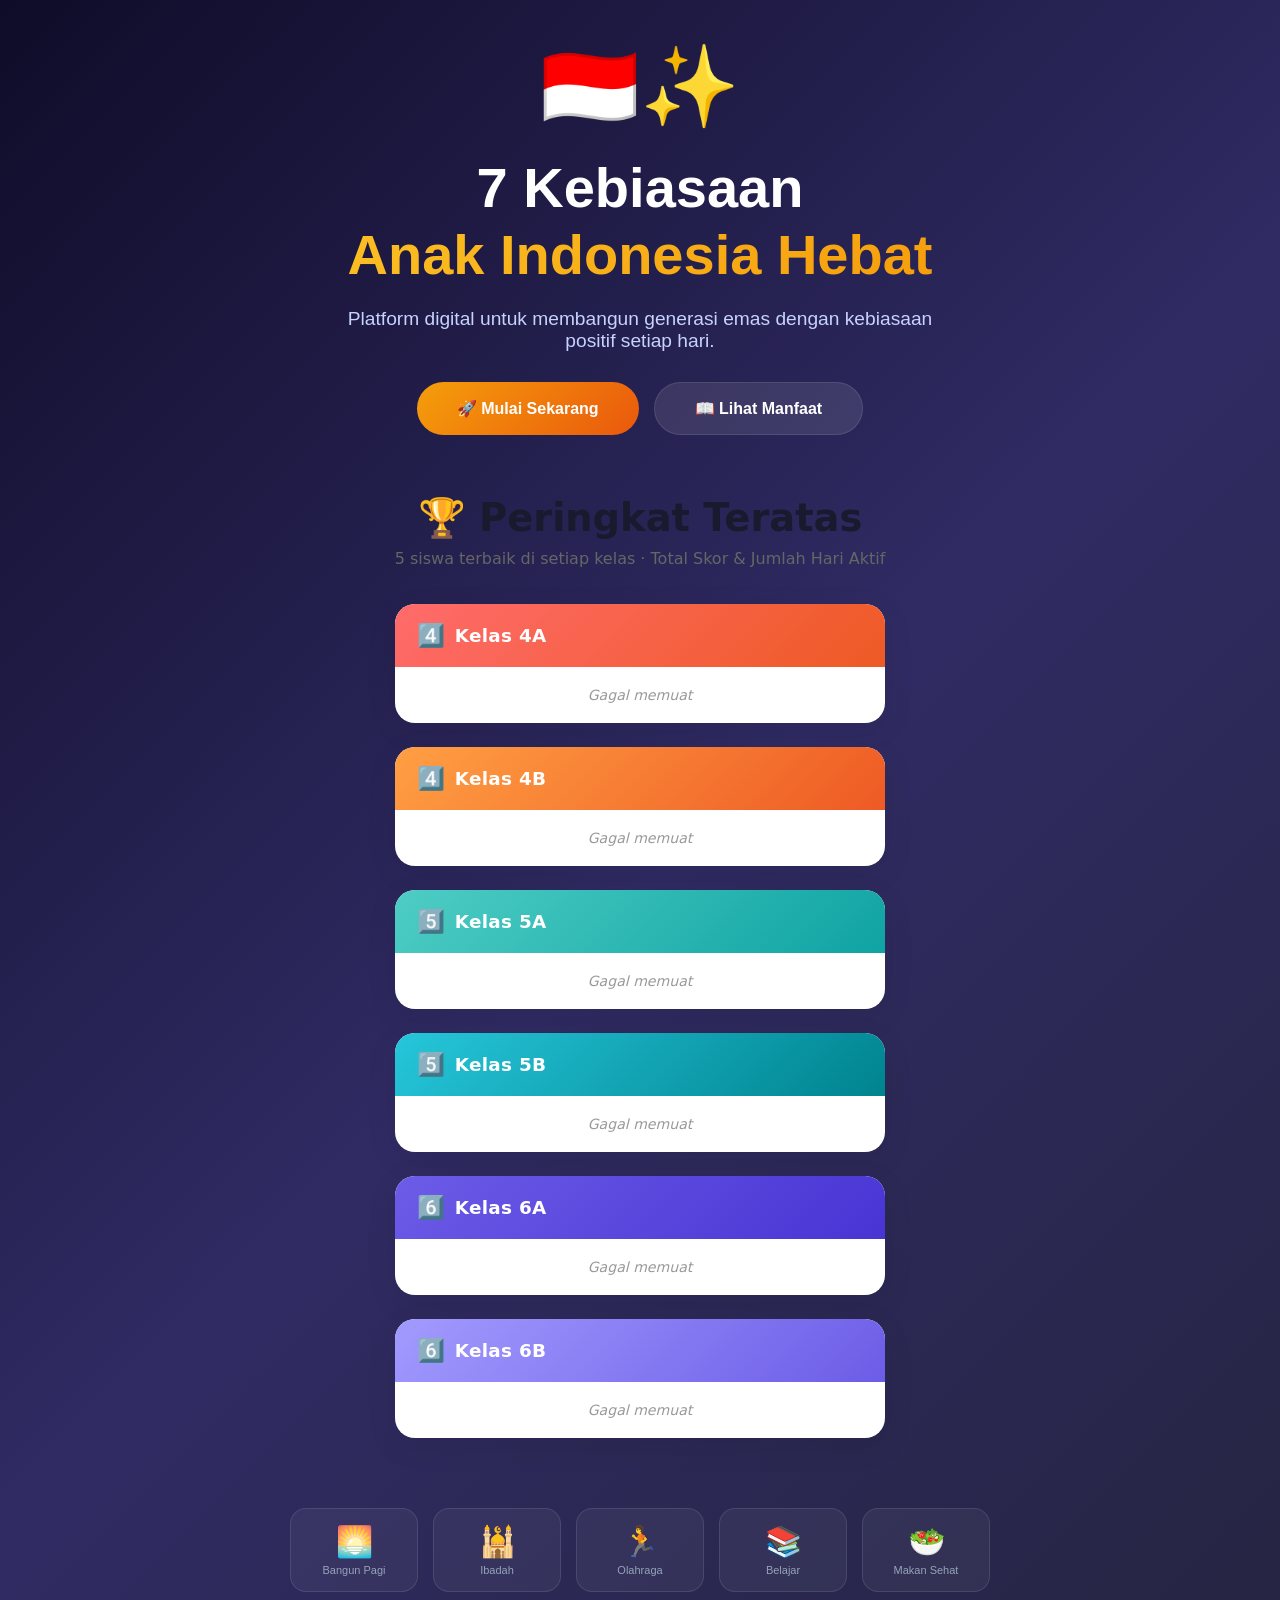
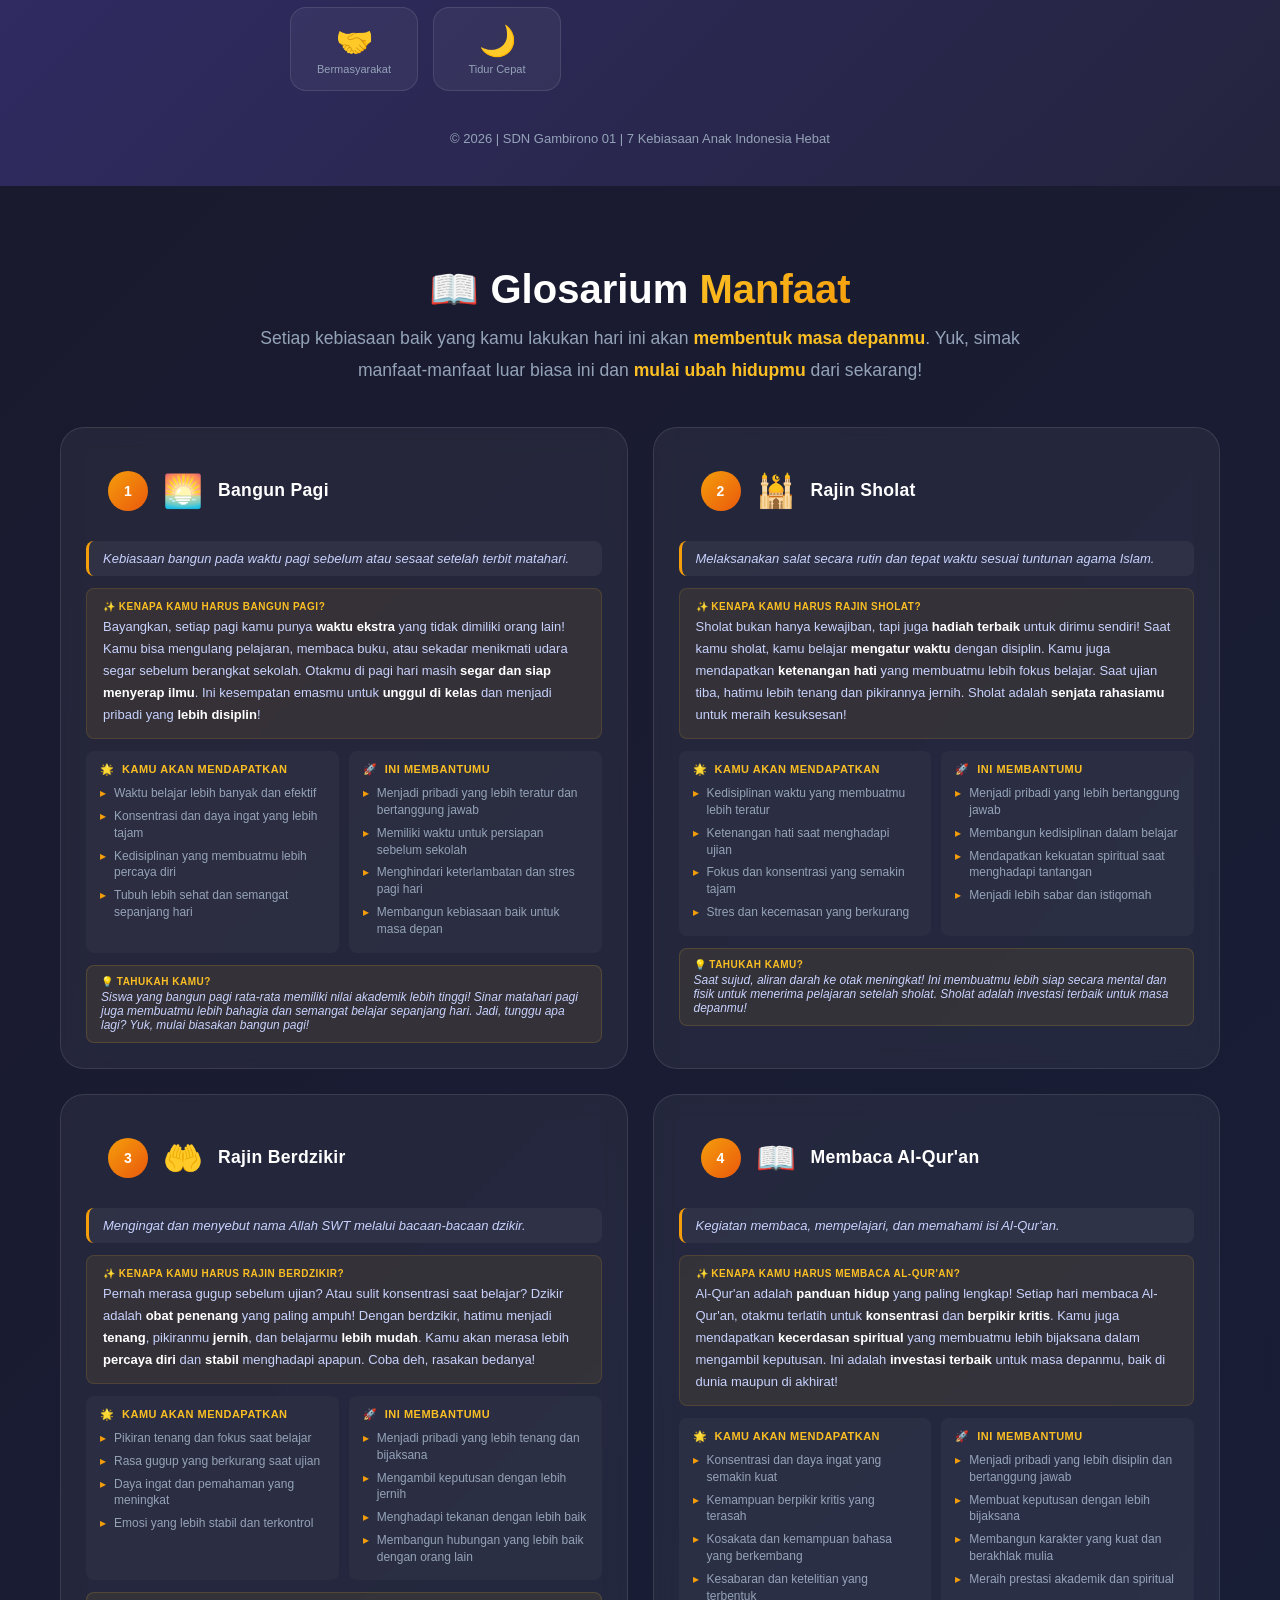
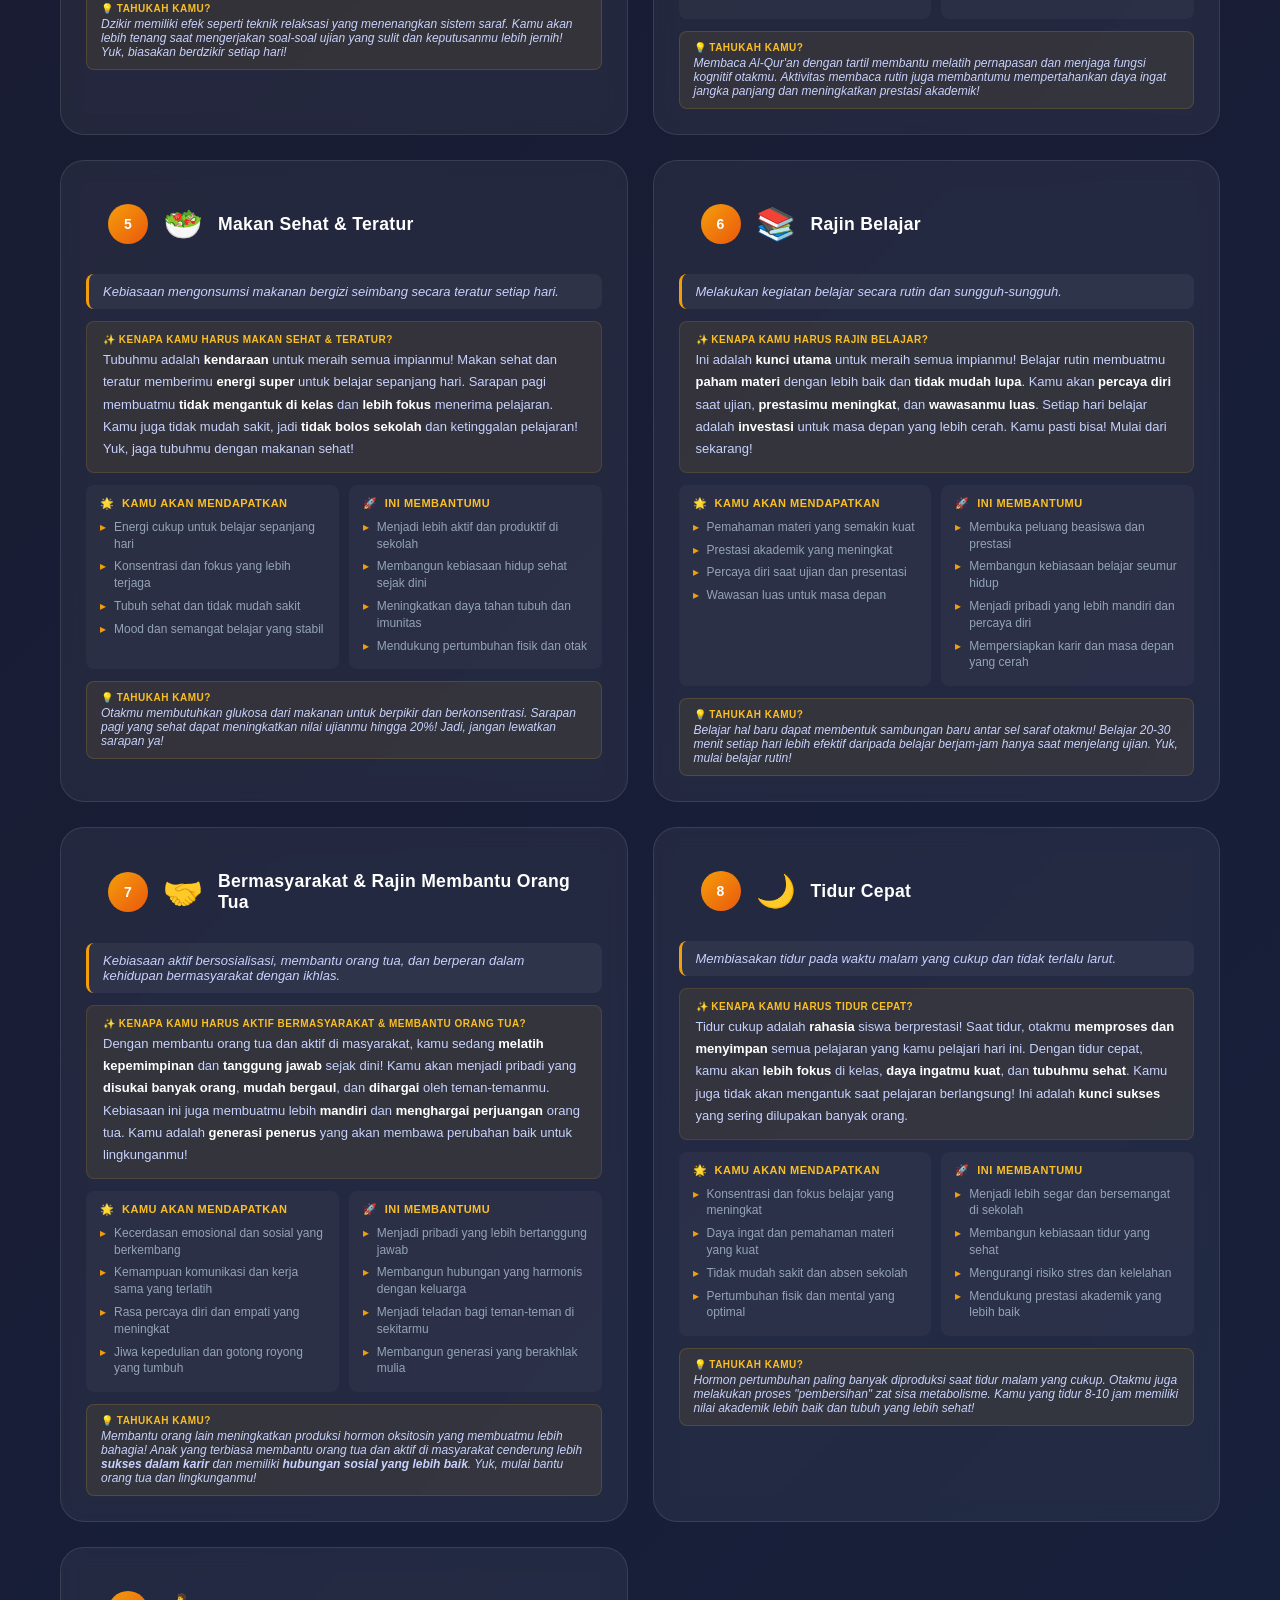
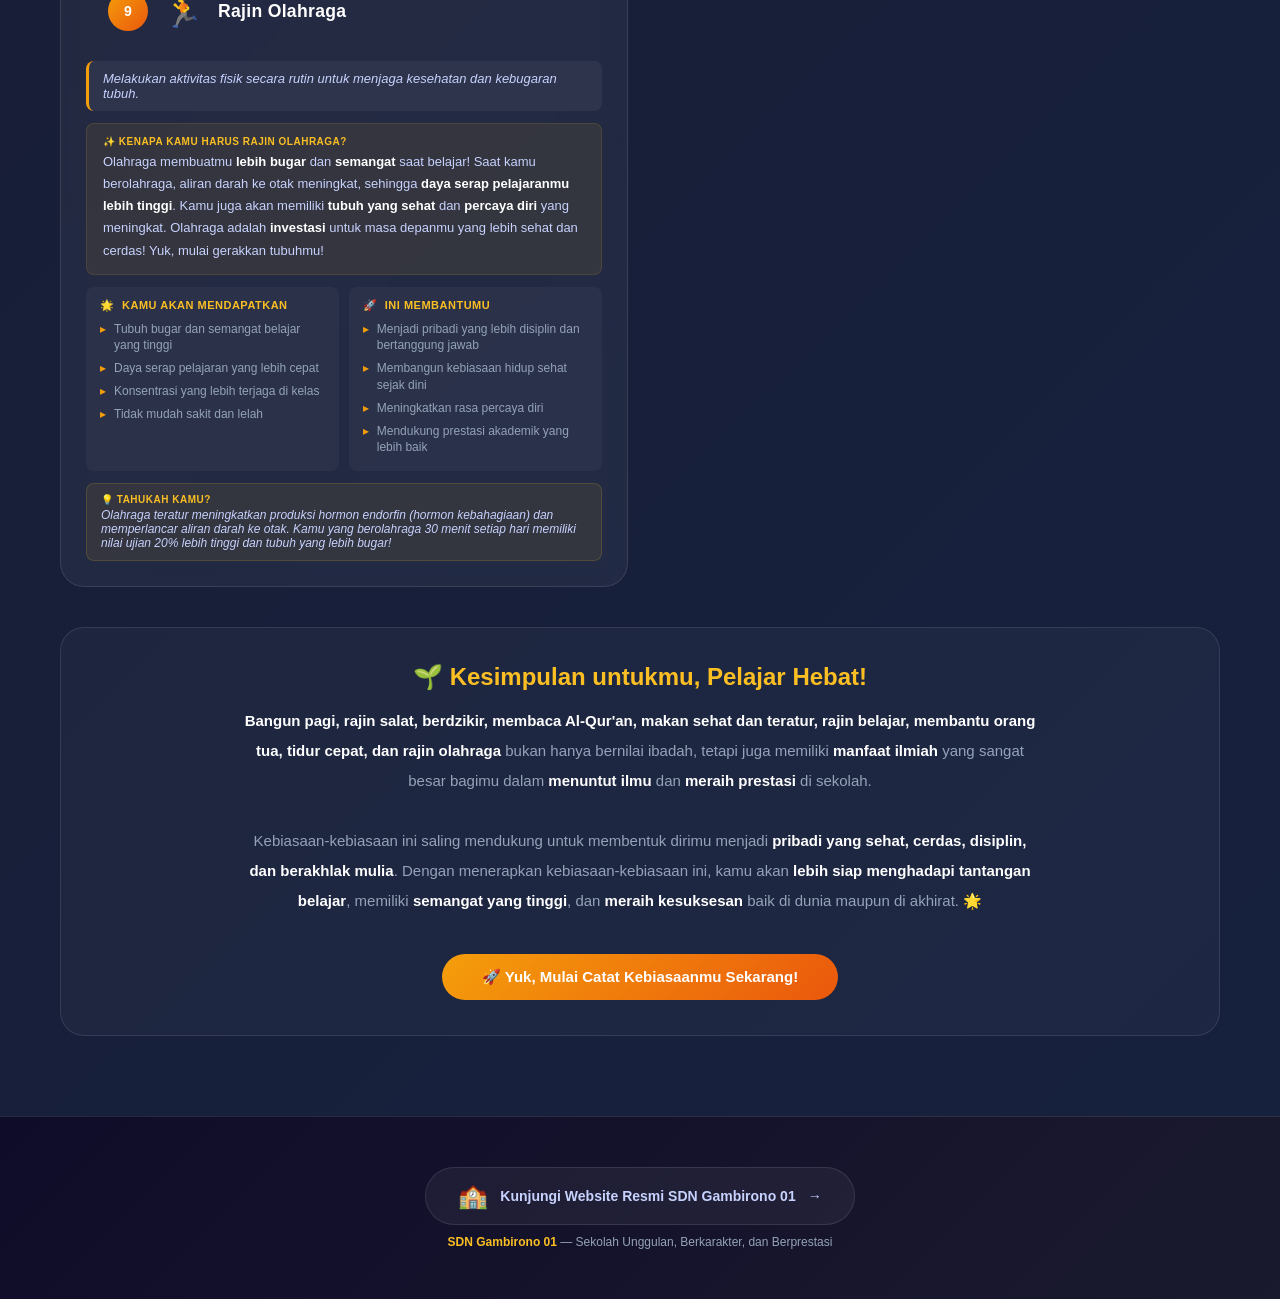
<file: index.html>
<!DOCTYPE html>
<html lang="id">
<head>
    <meta charset="UTF-8">
    <meta name="viewport" content="width=device-width, initial-scale=1.0">
    <title>7 Kebiasaan Anak Indonesia Hebat - SDN Gambirono 01</title>
    <link rel="stylesheet" href="styles.css">
    <style>
        .hero-full {
            min-height: 100vh;
            display: flex;
            flex-direction: column;
            justify-content: center;
            align-items: center;
            text-align: center;
            padding: 40px 20px;
            background: linear-gradient(135deg, #0f0c29, #302b63, #24243e);
        }
        .hero-full .logo-icon {
            font-size: 80px;
            margin-bottom: 20px;
        }
        .hero-full h1 {
            font-size: 3.5rem;
            font-weight: 900;
            line-height: 1.2;
            margin-bottom: 20px;
        }
        .hero-full h1 .highlight {
            background: linear-gradient(135deg, #fbbf24, #f59e0b);
            -webkit-background-clip: text;
            -webkit-text-fill-color: transparent;
            background-clip: text;
        }
        .hero-full p.subtitle {
            font-size: 1.2rem;
            color: var(--text-light);
            max-width: 600px;
            margin-bottom: 30px;
        }
        .hero-full .btn-group {
            display: flex;
            gap: 15px;
            flex-wrap: wrap;
            justify-content: center;
        }
        .hero-full .btn-hero {
            padding: 16px 40px;
            font-size: 16px;
            border-radius: var(--radius-full);
        }
        .hero-full .features-hero {
            display: grid;
            grid-template-columns: repeat(auto-fit, minmax(120px, 1fr));
            gap: 15px;
            max-width: 700px;
            margin: 30px auto 0;
            width: 100%;
        }
        .hero-full .features-hero .feat {
            background: rgba(255,255,255,0.05);
            border-radius: var(--radius);
            padding: 15px;
            text-align: center;
            border: 1px solid var(--border-glass);
            transition: all 0.3s;
            cursor: default;
        }
        .hero-full .features-hero .feat:hover {
            background: rgba(255,255,255,0.1);
            transform: translateY(-3px);
        }
        .hero-full .features-hero .feat .icon {
            font-size: 30px;
        }
        .hero-full .features-hero .feat .label {
            font-size: 11px;
            color: var(--text-muted);
            margin-top: 5px;
        }
        .footer-hero {
            margin-top: 40px;
            color: var(--text-muted);
            font-size: 13px;
        }

        /* ============ GLOSARIUM ============ */
        .glosarium-section {
            background: linear-gradient(135deg, #1a1a2e, #16213e);
            padding: 60px 20px;
            width: 100%;
        }
        .glosarium-section .container {
            max-width: 1200px;
            margin: 0 auto;
        }
        .glosarium-section .section-title {
            text-align: center;
            font-size: 2.5rem;
            font-weight: 800;
            color: white;
            margin-bottom: 10px;
        }
        .glosarium-section .section-title span {
            background: linear-gradient(135deg, #fbbf24, #f59e0b);
            -webkit-background-clip: text;
            -webkit-text-fill-color: transparent;
            background-clip: text;
        }
        .glosarium-section .section-subtitle {
            text-align: center;
            color: var(--text-muted);
            font-size: 1.1rem;
            margin-bottom: 40px;
            max-width: 800px;
            margin-left: auto;
            margin-right: auto;
            line-height: 1.8;
        }
        .glosarium-section .section-subtitle strong {
            color: var(--primary-light);
        }
        .glosarium-grid {
            display: grid;
            grid-template-columns: repeat(auto-fit, minmax(380px, 1fr));
            gap: 25px;
        }
        .glosarium-card {
            background: rgba(255,255,255,0.05);
            border-radius: var(--radius-lg);
            padding: 25px;
            border: 1px solid var(--border-glass);
            transition: all 0.3s;
            backdrop-filter: blur(10px);
        }
        .glosarium-card:hover {
            background: rgba(255,255,255,0.08);
            transform: translateY(-5px);
            box-shadow: 0 20px 40px rgba(0,0,0,0.3);
        }
        .glosarium-card .card-header {
            display: flex;
            align-items: center;
            gap: 15px;
            margin-bottom: 12px;
        }
        .glosarium-card .card-header .number {
            display: flex;
            align-items: center;
            justify-content: center;
            width: 40px;
            height: 40px;
            border-radius: 50%;
            background: var(--primary-gradient);
            color: white;
            font-weight: 800;
            font-size: 14px;
            flex-shrink: 0;
        }
        .glosarium-card .card-header .icon {
            font-size: 32px;
        }
        .glosarium-card .card-header h3 {
            font-size: 1.1rem;
            color: white;
            font-weight: 700;
        }
        .glosarium-card .pengertian {
            font-size: 13px;
            color: var(--text-light);
            font-style: italic;
            margin-bottom: 12px;
            padding: 10px 14px;
            background: rgba(255,255,255,0.05);
            border-radius: 8px;
            border-left: 3px solid var(--primary);
        }
        .glosarium-card .ajakan {
            background: rgba(251, 191, 36, 0.08);
            border-radius: 8px;
            padding: 12px 16px;
            margin-bottom: 12px;
            border: 1px solid rgba(251, 191, 36, 0.12);
        }
        .glosarium-card .ajakan .label {
            font-size: 10px;
            font-weight: 700;
            color: var(--primary-light);
            text-transform: uppercase;
            letter-spacing: 0.5px;
        }
        .glosarium-card .ajakan .text {
            font-size: 13px;
            color: var(--text-light);
            margin-top: 4px;
            line-height: 1.7;
        }
        .glosarium-card .ajakan .text strong {
            color: white;
        }
        .glosarium-card .benefits {
            display: grid;
            grid-template-columns: 1fr 1fr;
            gap: 10px;
        }
        .glosarium-card .benefits .benefit-col {
            background: rgba(255,255,255,0.03);
            border-radius: 8px;
            padding: 12px 14px;
        }
        .glosarium-card .benefits .benefit-col .benefit-title {
            font-size: 11px;
            font-weight: 700;
            color: var(--primary-light);
            text-transform: uppercase;
            letter-spacing: 0.5px;
            margin-bottom: 6px;
        }
        .glosarium-card .benefits .benefit-col .benefit-title .emoji {
            margin-right: 4px;
        }
        .glosarium-card .benefits .benefit-col ul {
            list-style: none;
            padding: 0;
            margin: 0;
        }
        .glosarium-card .benefits .benefit-col ul li {
            font-size: 12px;
            color: var(--text-muted);
            padding: 3px 0;
            padding-left: 14px;
            position: relative;
            line-height: 1.4;
        }
        .glosarium-card .benefits .benefit-col ul li::before {
            content: "▸";
            position: absolute;
            left: 0;
            color: var(--primary);
        }
        .glosarium-card .fact {
            margin-top: 12px;
            padding: 10px 14px;
            background: rgba(251, 191, 36, 0.08);
            border-radius: 8px;
            border: 1px solid rgba(251, 191, 36, 0.15);
        }
        .glosarium-card .fact .fact-label {
            font-size: 10px;
            font-weight: 700;
            color: var(--primary-light);
            text-transform: uppercase;
            letter-spacing: 0.5px;
        }
        .glosarium-card .fact .fact-text {
            font-size: 12px;
            color: var(--text-light);
            margin-top: 3px;
            font-style: italic;
        }

        .glosarium-footer {
            margin-top: 40px;
            padding: 35px;
            background: rgba(255,255,255,0.03);
            border-radius: var(--radius-lg);
            border: 1px solid var(--border-glass);
            text-align: center;
        }
        .glosarium-footer h3 {
            color: white;
            font-size: 1.5rem;
            margin-bottom: 15px;
        }
        .glosarium-footer h3 span {
            color: var(--primary-light);
        }
        .glosarium-footer p {
            color: var(--text-muted);
            font-size: 15px;
            max-width: 800px;
            margin: 0 auto;
            line-height: 2;
        }
        .glosarium-footer p strong {
            color: white;
        }
        .glosarium-footer .btn-footer {
            margin-top: 20px;
            display: inline-flex;
            padding: 14px 40px;
            font-size: 15px;
            border-radius: var(--radius-full);
            background: var(--primary-gradient);
            color: white;
            border: none;
            font-weight: 700;
            cursor: pointer;
            transition: all 0.3s;
            text-decoration: none;
        }
        .glosarium-footer .btn-footer:hover {
            transform: translateY(-2px);
            box-shadow: 0 8px 25px rgba(245, 158, 11, 0.4);
        }

        /* ============ LINK WEBSITE SEKOLAH ============ */
        .school-link-section {
            background: linear-gradient(135deg, #0f0c29, #1a1a2e);
            padding: 30px 20px;
            text-align: center;
            border-top: 1px solid var(--border-glass);
        }
        .school-link-section .container {
            max-width: 800px;
            margin: 0 auto;
        }
        .school-link-section .school-link {
            display: inline-flex;
            align-items: center;
            gap: 12px;
            padding: 14px 32px;
            background: rgba(255,255,255,0.05);
            border: 1px solid var(--border-glass);
            border-radius: var(--radius-full);
            color: var(--text-light);
            text-decoration: none;
            font-size: 14px;
            font-weight: 600;
            transition: all 0.3s;
        }
        .school-link-section .school-link:hover {
            background: rgba(255,255,255,0.1);
            border-color: var(--primary);
            color: white;
            transform: translateY(-2px);
            box-shadow: 0 8px 25px rgba(0,0,0,0.2);
        }
        .school-link-section .school-link .icon {
            font-size: 24px;
        }
        .school-link-section .school-link .arrow {
            transition: transform 0.3s;
        }
        .school-link-section .school-link:hover .arrow {
            transform: translateX(5px);
        }
        .school-link-section .school-name {
            color: var(--text-muted);
            font-size: 12px;
            margin-top: 10px;
        }
        .school-link-section .school-name strong {
            color: var(--primary-light);
        }

        @media (max-width: 768px) {
            .hero-full h1 { font-size: 2.2rem; }
            .hero-full .btn-hero { padding: 14px 28px; font-size: 14px; }
            .glosarium-section .section-title { font-size: 1.8rem; }
            .glosarium-grid { grid-template-columns: 1fr; }
            .glosarium-card .benefits { grid-template-columns: 1fr; }
            .glosarium-footer h3 { font-size: 1.2rem; }
            .glosarium-footer p { font-size: 14px; }
            .school-link-section .school-link { font-size: 13px; padding: 12px 24px; }
        }
        @media (max-width: 480px) {
            .glosarium-card .benefits { grid-template-columns: 1fr; }
            .glosarium-card .card-header h3 { font-size: 1rem; }
            .glosarium-section .section-subtitle { font-size: 0.95rem; }
            .school-link-section .school-link { font-size: 12px; padding: 10px 18px; flex-wrap: wrap; justify-content: center; }
        }
    </style>
</head>
<body>

<!-- ============ HERO SECTION ============ -->
<div class="hero-full">
    <div class="logo-icon">🇮🇩✨</div>
    <h1>7 Kebiasaan<br><span class="highlight">Anak Indonesia Hebat</span></h1>
    <p class="subtitle">Platform digital untuk membangun generasi emas dengan kebiasaan positif setiap hari.</p>
    <div class="btn-group">
        <a href="login.html" class="btn btn-primary btn-hero">🚀 Mulai Sekarang</a>
        <a href="#glosarium" class="btn btn-secondary btn-hero">📖 Lihat Manfaat</a>
    </div>
    
<!-- ============ LEADERBOARD SECTION ============ -->
<section class="leaderboard-section" id="leaderboard">
  <div class="leaderboard-header">
    <h2>🏆 Peringkat Teratas</h2>
    <p class="leaderboard-sub">5 siswa terbaik di setiap kelas · Total Skor & Jumlah Hari Aktif</p>
  </div>

  <div class="leaderboard-grid">
    <div class="leaderboard-card">
      <div class="card-header kelas-4a"><span class="kelas-icon">4️⃣</span><h3>Kelas 4A</h3></div>
      <ol class="rank-list" id="rank-4A"><li class="loading">Memuat data…</li></ol>
    </div>

    <div class="leaderboard-card">
      <div class="card-header kelas-4b"><span class="kelas-icon">4️⃣</span><h3>Kelas 4B</h3></div>
      <ol class="rank-list" id="rank-4B"><li class="loading">Memuat data…</li></ol>
    </div>

    <div class="leaderboard-card">
      <div class="card-header kelas-5a"><span class="kelas-icon">5️⃣</span><h3>Kelas 5A</h3></div>
      <ol class="rank-list" id="rank-5A"><li class="loading">Memuat data…</li></ol>
    </div>

    <div class="leaderboard-card">
      <div class="card-header kelas-5b"><span class="kelas-icon">5️⃣</span><h3>Kelas 5B</h3></div>
      <ol class="rank-list" id="rank-5B"><li class="loading">Memuat data…</li></ol>
    </div>

    <div class="leaderboard-card">
      <div class="card-header kelas-6a"><span class="kelas-icon">6️⃣</span><h3>Kelas 6A</h3></div>
      <ol class="rank-list" id="rank-6A"><li class="loading">Memuat data…</li></ol>
    </div>

    <div class="leaderboard-card">
      <div class="card-header kelas-6b"><span class="kelas-icon">6️⃣</span><h3>Kelas 6B</h3></div>
      <ol class="rank-list" id="rank-6B"><li class="loading">Memuat data…</li></ol>
    </div>
  </div>
</section>

<style>
/* ====== LEADERBOARD STYLES ====== */
.leaderboard-section {
  max-width: 1200px;
  margin: 0 auto;
  padding: 60px 20px 40px;
  font-family: 'Segoe UI', system-ui, -apple-system, sans-serif;
}

.leaderboard-header { text-align: center; margin-bottom: 36px; }

.leaderboard-header h2 {
  font-size: clamp(1.6rem, 4vw, 2.4rem);
  font-weight: 800;
  color: #1a1a2e;
  margin: 0 0 8px;
}

.leaderboard-sub { color: #666; font-size: 1rem; margin: 0; }

.leaderboard-grid {
  display: grid;
  grid-template-columns: repeat(auto-fit, minmax(280px, 1fr));
  gap: 24px;
}

.leaderboard-card {
  background: #fff;
  border-radius: 20px;
  box-shadow: 0 8px 32px rgba(0, 0, 0, 0.08);
  overflow: hidden;
  transition: transform 0.25s ease, box-shadow 0.25s ease;
}

.leaderboard-card:hover {
  transform: translateY(-6px);
  box-shadow: 0 16px 48px rgba(0, 0, 0, 0.14);
}

.card-header {
  display: flex;
  align-items: center;
  gap: 10px;
  padding: 18px 22px;
  color: #fff;
  font-weight: 700;
}

.card-header h3 { margin: 0; font-size: 1.15rem; letter-spacing: 0.3px; }
.kelas-icon { font-size: 1.4rem; }

/* Warna gradient per kelas */
.kelas-4a { background: linear-gradient(135deg, #FF6B6B, #EE5A24); }
.kelas-4b { background: linear-gradient(135deg, #FF9F43, #EE5A24); }
.kelas-5a { background: linear-gradient(135deg, #4ECDC4, #0FA3A3); }
.kelas-5b { background: linear-gradient(135deg, #26C6DA, #00838F); }
.kelas-6a { background: linear-gradient(135deg, #6C5CE7, #4834D4); }
.kelas-6b { background: linear-gradient(135deg, #A29BFE, #6C5CE7); }

.rank-list {
  list-style: none;
  margin: 0;
  padding: 8px 0;
  counter-reset: rank;
}

.rank-list li {
  counter-increment: rank;
  display: flex;
  align-items: center;
  gap: 12px;
  padding: 12px 20px;
  border-bottom: 1px solid #f0f0f0;
  font-size: 0.95rem;
  transition: background 0.2s;
}

.rank-list li:last-child { border-bottom: none; }
.rank-list li:hover { background: #fafafa; }

.rank-list li::before {
  content: counter(rank);
  flex-shrink: 0;
  width: 30px;
  height: 30px;
  display: flex;
  align-items: center;
  justify-content: center;
  border-radius: 50%;
  font-weight: 800;
  font-size: 0.85rem;
  background: #eef0f5;
  color: #555;
}

.rank-list li:nth-child(1)::before { background: linear-gradient(135deg, #FFD700, #F0A500); color: #fff; }
.rank-list li:nth-child(2)::before { background: linear-gradient(135deg, #C0C0C0, #9E9E9E); color: #fff; }
.rank-list li:nth-child(3)::before { background: linear-gradient(135deg, #CD7F32, #A05A20); color: #fff; }

.rank-name {
  flex: 1;
  font-weight: 600;
  color: #222;
  white-space: nowrap;
  overflow: hidden;
  text-overflow: ellipsis;
}

.rank-kelas {
  font-size: 0.78rem;
  color: #888;
  background: #f2f2f2;
  padding: 2px 10px;
  border-radius: 12px;
  font-weight: 600;
  flex-shrink: 0;
}
.rank-hari {
  font-size: 0.75rem;
  color: #0FA3A3;
  background: #e6f7f7;
  padding: 3px 10px;
  border-radius: 12px;
  font-weight: 700;
  flex-shrink: 0;
  white-space: nowrap;
}
    
.rank-skor { font-weight: 800; color: #0FA3A3; font-size: 1rem; flex-shrink: 0; }

.rank-list li.loading,
.rank-list li.empty {
  justify-content: center;
  color: #999;
  font-style: italic;
  font-size: 0.88rem;
}

.rank-list li.loading::before,
.rank-list li.empty::before { display: none; }

@media (max-width: 480px) {
  .leaderboard-section { padding: 40px 12px 30px; }
  .rank-list li { padding: 10px 14px; font-size: 0.88rem; }
  .rank-skor { font-size: 0.9rem; }
}
</style>

<script>
(function () {
  const GAS_URL = 'https://script.google.com/macros/s/AKfycbyOzROcm6eS9J-UAXeEqKCAjmFYoYc4j3Pe5IbZUphxGudwCI0jBHDaFa-FjWeDdDpiIw/exec';
  const KELAS_LIST = ['4A', '4B', '5A', '5B', '6A', '6B'];

  function escapeHtml(s) {
    return String(s ?? '').replace(/&/g,'&amp;').replace(/</g,'&lt;')
      .replace(/>/g,'&gt;').replace(/"/g,'&quot;').replace(/'/g,'&#39;');
  }

  function renderRank(elId, rows) {
  const el = document.getElementById(elId);
  if (!el) return;
  if (!rows || !rows.length) {
    el.innerHTML = '<li class="empty">Belum ada data</li>';
    return;
  }
  el.innerHTML = rows.map(function (r) {
    return '<li>' +
      '<span class="rank-name">' + escapeHtml(r.nama) + '</span>' +
      '<span class="rank-kelas">' + escapeHtml(r.kelas) + '</span>' +
      '<span class="rank-hari" title="Jumlah hari">📅 ' + (r.hari || 0) + '</span>' +
      '<span class="rank-skor">' + r.skor + '</span>' +
    '</li>';
  }).join('');
}

  function showError(msg) {
    KELAS_LIST.forEach(function (k) {
      const el = document.getElementById('rank-' + k);
      if (el) el.innerHTML = '<li class="empty">' + (msg || 'Gagal memuat') + '</li>';
    });
  }

  async function load() {
    const url = GAS_URL + '?action=getLeaderboard';
    console.log('🔄 Fetching:', url);

    try {
      const res = await fetch(url, {
        method: 'GET',
        redirect: 'follow'
      });

      console.log('📡 Status:', res.status, res.type);

      if (!res.ok) throw new Error('HTTP ' + res.status);

      const json = await res.json();
      console.log('✅ Leaderboard data:', json);

      if (!json || !json.success) {
        throw new Error(json?.error || 'Response tidak valid');
      }

      KELAS_LIST.forEach(function (k) {
        renderRank('rank-' + k, (json.data && json.data[k]) || []);
      });

    } catch (err) {
      console.error('❌ Gagal memuat leaderboard:', err);
      showError('Gagal memuat');
    }
  }

  window.addEventListener('load', load);
})();
</script>

    <div class="features-hero">
        <div class="feat"><div class="icon">🌅</div><div class="label">Bangun Pagi</div></div>
        <div class="feat"><div class="icon">🕌</div><div class="label">Ibadah</div></div>
        <div class="feat"><div class="icon">🏃</div><div class="label">Olahraga</div></div>
        <div class="feat"><div class="icon">📚</div><div class="label">Belajar</div></div>
        <div class="feat"><div class="icon">🥗</div><div class="label">Makan Sehat</div></div>
        <div class="feat"><div class="icon">🤝</div><div class="label">Bermasyarakat</div></div>
        <div class="feat"><div class="icon">🌙</div><div class="label">Tidur Cepat</div></div>
    </div>
    
    <div class="footer-hero">
        © 2026 | SDN Gambirono 01 | 7 Kebiasaan Anak Indonesia Hebat
    </div>
</div>

<!-- ============ GLOSARIUM SECTION ============ -->
<section class="glosarium-section" id="glosarium">
    <div class="container">
        <h2 class="section-title">📖 Glosarium <span>Manfaat</span></h2>
        <p class="section-subtitle">
            Setiap kebiasaan baik yang kamu lakukan hari ini akan <strong>membentuk masa depanmu</strong>. 
            Yuk, simak manfaat-manfaat luar biasa ini dan <strong>mulai ubah hidupmu</strong> dari sekarang!
        </p>

        <div class="glosarium-grid">
            <!-- 1. Bangun Pagi -->
            <div class="glosarium-card">
                <div class="card-header">
                    <span class="number">1</span>
                    <span class="icon">🌅</span>
                    <h3>Bangun Pagi</h3>
                </div>
                <div class="pengertian">
                    Kebiasaan bangun pada waktu pagi sebelum atau sesaat setelah terbit matahari.
                </div>
                <div class="ajakan">
                    <div class="label">✨ Kenapa Kamu Harus Bangun Pagi?</div>
                    <div class="text">
                        Bayangkan, setiap pagi kamu punya <strong>waktu ekstra</strong> yang tidak dimiliki orang lain! 
                        Kamu bisa mengulang pelajaran, membaca buku, atau sekadar menikmati udara segar sebelum berangkat sekolah. 
                        Otakmu di pagi hari masih <strong>segar dan siap menyerap ilmu</strong>. Ini kesempatan emasmu 
                        untuk <strong>unggul di kelas</strong> dan menjadi pribadi yang <strong>lebih disiplin</strong>!
                    </div>
                </div>
                <div class="benefits">
                    <div class="benefit-col">
                        <div class="benefit-title"><span class="emoji">🌟</span> Kamu Akan Mendapatkan</div>
                        <ul>
                            <li>Waktu belajar lebih banyak dan efektif</li>
                            <li>Konsentrasi dan daya ingat yang lebih tajam</li>
                            <li>Kedisiplinan yang membuatmu lebih percaya diri</li>
                            <li>Tubuh lebih sehat dan semangat sepanjang hari</li>
                        </ul>
                    </div>
                    <div class="benefit-col">
                        <div class="benefit-title"><span class="emoji">🚀</span> Ini Membantumu</div>
                        <ul>
                            <li>Menjadi pribadi yang lebih teratur dan bertanggung jawab</li>
                            <li>Memiliki waktu untuk persiapan sebelum sekolah</li>
                            <li>Menghindari keterlambatan dan stres pagi hari</li>
                            <li>Membangun kebiasaan baik untuk masa depan</li>
                        </ul>
                    </div>
                </div>
                <div class="fact">
                    <div class="fact-label">💡 Tahukah Kamu?</div>
                    <div class="fact-text">Siswa yang bangun pagi rata-rata memiliki nilai akademik lebih tinggi! Sinar matahari pagi juga membuatmu lebih bahagia dan semangat belajar sepanjang hari. Jadi, tunggu apa lagi? Yuk, mulai biasakan bangun pagi!</div>
                </div>
            </div>

            <!-- 2. Rajin Sholat -->
            <div class="glosarium-card">
                <div class="card-header">
                    <span class="number">2</span>
                    <span class="icon">🕌</span>
                    <h3>Rajin Sholat</h3>
                </div>
                <div class="pengertian">
                    Melaksanakan salat secara rutin dan tepat waktu sesuai tuntunan agama Islam.
                </div>
                <div class="ajakan">
                    <div class="label">✨ Kenapa Kamu Harus Rajin Sholat?</div>
                    <div class="text">
                        Sholat bukan hanya kewajiban, tapi juga <strong>hadiah terbaik</strong> untuk dirimu sendiri! 
                        Saat kamu sholat, kamu belajar <strong>mengatur waktu</strong> dengan disiplin. 
                        Kamu juga mendapatkan <strong>ketenangan hati</strong> yang membuatmu lebih fokus belajar. 
                        Saat ujian tiba, hatimu lebih tenang dan pikirannya jernih. Sholat adalah <strong>senjata rahasiamu</strong> 
                        untuk meraih kesuksesan!
                    </div>
                </div>
                <div class="benefits">
                    <div class="benefit-col">
                        <div class="benefit-title"><span class="emoji">🌟</span> Kamu Akan Mendapatkan</div>
                        <ul>
                            <li>Kedisiplinan waktu yang membuatmu lebih teratur</li>
                            <li>Ketenangan hati saat menghadapi ujian</li>
                            <li>Fokus dan konsentrasi yang semakin tajam</li>
                            <li>Stres dan kecemasan yang berkurang</li>
                        </ul>
                    </div>
                    <div class="benefit-col">
                        <div class="benefit-title"><span class="emoji">🚀</span> Ini Membantumu</div>
                        <ul>
                            <li>Menjadi pribadi yang lebih bertanggung jawab</li>
                            <li>Membangun kedisiplinan dalam belajar</li>
                            <li>Mendapatkan kekuatan spiritual saat menghadapi tantangan</li>
                            <li>Menjadi lebih sabar dan istiqomah</li>
                        </ul>
                    </div>
                </div>
                <div class="fact">
                    <div class="fact-label">💡 Tahukah Kamu?</div>
                    <div class="fact-text">Saat sujud, aliran darah ke otak meningkat! Ini membuatmu lebih siap secara mental dan fisik untuk menerima pelajaran setelah sholat. Sholat adalah investasi terbaik untuk masa depanmu!</div>
                </div>
            </div>

            <!-- 3. Rajin Berdzikir -->
            <div class="glosarium-card">
                <div class="card-header">
                    <span class="number">3</span>
                    <span class="icon">🤲</span>
                    <h3>Rajin Berdzikir</h3>
                </div>
                <div class="pengertian">
                    Mengingat dan menyebut nama Allah SWT melalui bacaan-bacaan dzikir.
                </div>
                <div class="ajakan">
                    <div class="label">✨ Kenapa Kamu Harus Rajin Berdzikir?</div>
                    <div class="text">
                        Pernah merasa gugup sebelum ujian? Atau sulit konsentrasi saat belajar? 
                        Dzikir adalah <strong>obat penenang</strong> yang paling ampuh! 
                        Dengan berdzikir, hatimu menjadi <strong>tenang</strong>, pikiranmu <strong>jernih</strong>, 
                        dan belajarmu <strong>lebih mudah</strong>. Kamu akan merasa lebih <strong>percaya diri</strong> 
                        dan <strong>stabil</strong> menghadapi apapun. Coba deh, rasakan bedanya!
                    </div>
                </div>
                <div class="benefits">
                    <div class="benefit-col">
                        <div class="benefit-title"><span class="emoji">🌟</span> Kamu Akan Mendapatkan</div>
                        <ul>
                            <li>Pikiran tenang dan fokus saat belajar</li>
                            <li>Rasa gugup yang berkurang saat ujian</li>
                            <li>Daya ingat dan pemahaman yang meningkat</li>
                            <li>Emosi yang lebih stabil dan terkontrol</li>
                        </ul>
                    </div>
                    <div class="benefit-col">
                        <div class="benefit-title"><span class="emoji">🚀</span> Ini Membantumu</div>
                        <ul>
                            <li>Menjadi pribadi yang lebih tenang dan bijaksana</li>
                            <li>Mengambil keputusan dengan lebih jernih</li>
                            <li>Menghadapi tekanan dengan lebih baik</li>
                            <li>Membangun hubungan yang lebih baik dengan orang lain</li>
                        </ul>
                    </div>
                </div>
                <div class="fact">
                    <div class="fact-label">💡 Tahukah Kamu?</div>
                    <div class="fact-text">Dzikir memiliki efek seperti teknik relaksasi yang menenangkan sistem saraf. Kamu akan lebih tenang saat mengerjakan soal-soal ujian yang sulit dan keputusanmu lebih jernih! Yuk, biasakan berdzikir setiap hari!</div>
                </div>
            </div>

            <!-- 4. Membaca Al-Qur'an -->
            <div class="glosarium-card">
                <div class="card-header">
                    <span class="number">4</span>
                    <span class="icon">📖</span>
                    <h3>Membaca Al-Qur'an</h3>
                </div>
                <div class="pengertian">
                    Kegiatan membaca, mempelajari, dan memahami isi Al-Qur'an.
                </div>
                <div class="ajakan">
                    <div class="label">✨ Kenapa Kamu Harus Membaca Al-Qur'an?</div>
                    <div class="text">
                        Al-Qur'an adalah <strong>panduan hidup</strong> yang paling lengkap! 
                        Setiap hari membaca Al-Qur'an, otakmu terlatih untuk <strong>konsentrasi</strong> 
                        dan <strong>berpikir kritis</strong>. Kamu juga mendapatkan <strong>kecerdasan spiritual</strong> 
                        yang membuatmu lebih bijaksana dalam mengambil keputusan. Ini adalah <strong>investasi terbaik</strong> 
                        untuk masa depanmu, baik di dunia maupun di akhirat!
                    </div>
                </div>
                <div class="benefits">
                    <div class="benefit-col">
                        <div class="benefit-title"><span class="emoji">🌟</span> Kamu Akan Mendapatkan</div>
                        <ul>
                            <li>Konsentrasi dan daya ingat yang semakin kuat</li>
                            <li>Kemampuan berpikir kritis yang terasah</li>
                            <li>Kosakata dan kemampuan bahasa yang berkembang</li>
                            <li>Kesabaran dan ketelitian yang terbentuk</li>
                        </ul>
                    </div>
                    <div class="benefit-col">
                        <div class="benefit-title"><span class="emoji">🚀</span> Ini Membantumu</div>
                        <ul>
                            <li>Menjadi pribadi yang lebih disiplin dan bertanggung jawab</li>
                            <li>Membuat keputusan dengan lebih bijaksana</li>
                            <li>Membangun karakter yang kuat dan berakhlak mulia</li>
                            <li>Meraih prestasi akademik dan spiritual</li>
                        </ul>
                    </div>
                </div>
                <div class="fact">
                    <div class="fact-label">💡 Tahukah Kamu?</div>
                    <div class="fact-text">Membaca Al-Qur'an dengan tartil membantu melatih pernapasan dan menjaga fungsi kognitif otakmu. Aktivitas membaca rutin juga membantumu mempertahankan daya ingat jangka panjang dan meningkatkan prestasi akademik!</div>
                </div>
            </div>

            <!-- 5. Makan Sehat dan Teratur -->
            <div class="glosarium-card">
                <div class="card-header">
                    <span class="number">5</span>
                    <span class="icon">🥗</span>
                    <h3>Makan Sehat & Teratur</h3>
                </div>
                <div class="pengertian">
                    Kebiasaan mengonsumsi makanan bergizi seimbang secara teratur setiap hari.
                </div>
                <div class="ajakan">
                    <div class="label">✨ Kenapa Kamu Harus Makan Sehat & Teratur?</div>
                    <div class="text">
                        Tubuhmu adalah <strong>kendaraan</strong> untuk meraih semua impianmu! 
                        Makan sehat dan teratur memberimu <strong>energi super</strong> untuk belajar sepanjang hari. 
                        Sarapan pagi membuatmu <strong>tidak mengantuk di kelas</strong> dan <strong>lebih fokus</strong> 
                        menerima pelajaran. Kamu juga tidak mudah sakit, jadi <strong>tidak bolos sekolah</strong> 
                        dan ketinggalan pelajaran! Yuk, jaga tubuhmu dengan makanan sehat!
                    </div>
                </div>
                <div class="benefits">
                    <div class="benefit-col">
                        <div class="benefit-title"><span class="emoji">🌟</span> Kamu Akan Mendapatkan</div>
                        <ul>
                            <li>Energi cukup untuk belajar sepanjang hari</li>
                            <li>Konsentrasi dan fokus yang lebih terjaga</li>
                            <li>Tubuh sehat dan tidak mudah sakit</li>
                            <li>Mood dan semangat belajar yang stabil</li>
                        </ul>
                    </div>
                    <div class="benefit-col">
                        <div class="benefit-title"><span class="emoji">🚀</span> Ini Membantumu</div>
                        <ul>
                            <li>Menjadi lebih aktif dan produktif di sekolah</li>
                            <li>Membangun kebiasaan hidup sehat sejak dini</li>
                            <li>Meningkatkan daya tahan tubuh dan imunitas</li>
                            <li>Mendukung pertumbuhan fisik dan otak</li>
                        </ul>
                    </div>
                </div>
                <div class="fact">
                    <div class="fact-label">💡 Tahukah Kamu?</div>
                    <div class="fact-text">Otakmu membutuhkan glukosa dari makanan untuk berpikir dan berkonsentrasi. Sarapan pagi yang sehat dapat meningkatkan nilai ujianmu hingga 20%! Jadi, jangan lewatkan sarapan ya!</div>
                </div>
            </div>

            <!-- 6. Rajin Belajar -->
            <div class="glosarium-card">
                <div class="card-header">
                    <span class="number">6</span>
                    <span class="icon">📚</span>
                    <h3>Rajin Belajar</h3>
                </div>
                <div class="pengertian">
                    Melakukan kegiatan belajar secara rutin dan sungguh-sungguh.
                </div>
                <div class="ajakan">
                    <div class="label">✨ Kenapa Kamu Harus Rajin Belajar?</div>
                    <div class="text">
                        Ini adalah <strong>kunci utama</strong> untuk meraih semua impianmu! 
                        Belajar rutin membuatmu <strong>paham materi</strong> dengan lebih baik dan <strong>tidak mudah lupa</strong>. 
                        Kamu akan <strong>percaya diri</strong> saat ujian, <strong>prestasimu meningkat</strong>, 
                        dan <strong>wawasanmu luas</strong>. Setiap hari belajar adalah <strong>investasi</strong> 
                        untuk masa depan yang lebih cerah. Kamu pasti bisa! Mulai dari sekarang!
                    </div>
                </div>
                <div class="benefits">
                    <div class="benefit-col">
                        <div class="benefit-title"><span class="emoji">🌟</span> Kamu Akan Mendapatkan</div>
                        <ul>
                            <li>Pemahaman materi yang semakin kuat</li>
                            <li>Prestasi akademik yang meningkat</li>
                            <li>Percaya diri saat ujian dan presentasi</li>
                            <li>Wawasan luas untuk masa depan</li>
                        </ul>
                    </div>
                    <div class="benefit-col">
                        <div class="benefit-title"><span class="emoji">🚀</span> Ini Membantumu</div>
                        <ul>
                            <li>Membuka peluang beasiswa dan prestasi</li>
                            <li>Membangun kebiasaan belajar seumur hidup</li>
                            <li>Menjadi pribadi yang lebih mandiri dan percaya diri</li>
                            <li>Mempersiapkan karir dan masa depan yang cerah</li>
                        </ul>
                    </div>
                </div>
                <div class="fact">
                    <div class="fact-label">💡 Tahukah Kamu?</div>
                    <div class="fact-text">Belajar hal baru dapat membentuk sambungan baru antar sel saraf otakmu! Belajar 20-30 menit setiap hari lebih efektif daripada belajar berjam-jam hanya saat menjelang ujian. Yuk, mulai belajar rutin!</div>
                </div>
            </div>

            <!-- 7. Bermasyarakat dan Rajin Membantu Orang Tua -->
            <div class="glosarium-card">
                <div class="card-header">
                    <span class="number">7</span>
                    <span class="icon">🤝</span>
                    <h3>Bermasyarakat & Rajin Membantu Orang Tua</h3>
                </div>
                <div class="pengertian">
                    Kebiasaan aktif bersosialisasi, membantu orang tua, dan berperan dalam kehidupan bermasyarakat dengan ikhlas.
                </div>
                <div class="ajakan">
                    <div class="label">✨ Kenapa Kamu Harus Aktif Bermasyarakat & Membantu Orang Tua?</div>
                    <div class="text">
                        Dengan membantu orang tua dan aktif di masyarakat, kamu sedang <strong>melatih kepemimpinan</strong> 
                        dan <strong>tanggung jawab</strong> sejak dini! Kamu akan menjadi pribadi yang <strong>disukai banyak orang</strong>, 
                        <strong>mudah bergaul</strong>, dan <strong>dihargai</strong> oleh teman-temanmu. 
                        Kebiasaan ini juga membuatmu lebih <strong>mandiri</strong> dan <strong>menghargai perjuangan</strong> 
                        orang tua. Kamu adalah <strong>generasi penerus</strong> yang akan membawa perubahan baik untuk lingkunganmu!
                    </div>
                </div>
                <div class="benefits">
                    <div class="benefit-col">
                        <div class="benefit-title"><span class="emoji">🌟</span> Kamu Akan Mendapatkan</div>
                        <ul>
                            <li>Kecerdasan emosional dan sosial yang berkembang</li>
                            <li>Kemampuan komunikasi dan kerja sama yang terlatih</li>
                            <li>Rasa percaya diri dan empati yang meningkat</li>
                            <li>Jiwa kepedulian dan gotong royong yang tumbuh</li>
                        </ul>
                    </div>
                    <div class="benefit-col">
                        <div class="benefit-title"><span class="emoji">🚀</span> Ini Membantumu</div>
                        <ul>
                            <li>Menjadi pribadi yang lebih bertanggung jawab</li>
                            <li>Membangun hubungan yang harmonis dengan keluarga</li>
                            <li>Menjadi teladan bagi teman-teman di sekitarmu</li>
                            <li>Membangun generasi yang berakhlak mulia</li>
                        </ul>
                    </div>
                </div>
                <div class="fact">
                    <div class="fact-label">💡 Tahukah Kamu?</div>
                    <div class="fact-text">
                        Membantu orang lain meningkatkan produksi hormon oksitosin yang membuatmu lebih bahagia! 
                        Anak yang terbiasa membantu orang tua dan aktif di masyarakat cenderung lebih <strong>sukses dalam karir</strong> 
                        dan memiliki <strong>hubungan sosial yang lebih baik</strong>. Yuk, mulai bantu orang tua dan lingkunganmu!
                    </div>
                </div>
            </div>

            <!-- 8. Tidur Cepat -->
            <div class="glosarium-card">
                <div class="card-header">
                    <span class="number">8</span>
                    <span class="icon">🌙</span>
                    <h3>Tidur Cepat</h3>
                </div>
                <div class="pengertian">
                    Membiasakan tidur pada waktu malam yang cukup dan tidak terlalu larut.
                </div>
                <div class="ajakan">
                    <div class="label">✨ Kenapa Kamu Harus Tidur Cepat?</div>
                    <div class="text">
                        Tidur cukup adalah <strong>rahasia</strong> siswa berprestasi! 
                        Saat tidur, otakmu <strong>memproses dan menyimpan</strong> semua pelajaran yang kamu pelajari hari ini. 
                        Dengan tidur cepat, kamu akan <strong>lebih fokus</strong> di kelas, <strong>daya ingatmu kuat</strong>, 
                        dan <strong>tubuhmu sehat</strong>. Kamu juga tidak akan mengantuk saat pelajaran berlangsung! 
                        Ini adalah <strong>kunci sukses</strong> yang sering dilupakan banyak orang.
                    </div>
                </div>
                <div class="benefits">
                    <div class="benefit-col">
                        <div class="benefit-title"><span class="emoji">🌟</span> Kamu Akan Mendapatkan</div>
                        <ul>
                            <li>Konsentrasi dan fokus belajar yang meningkat</li>
                            <li>Daya ingat dan pemahaman materi yang kuat</li>
                            <li>Tidak mudah sakit dan absen sekolah</li>
                            <li>Pertumbuhan fisik dan mental yang optimal</li>
                        </ul>
                    </div>
                    <div class="benefit-col">
                        <div class="benefit-title"><span class="emoji">🚀</span> Ini Membantumu</div>
                        <ul>
                            <li>Menjadi lebih segar dan bersemangat di sekolah</li>
                            <li>Membangun kebiasaan tidur yang sehat</li>
                            <li>Mengurangi risiko stres dan kelelahan</li>
                            <li>Mendukung prestasi akademik yang lebih baik</li>
                        </ul>
                    </div>
                </div>
                <div class="fact">
                    <div class="fact-label">💡 Tahukah Kamu?</div>
                    <div class="fact-text">Hormon pertumbuhan paling banyak diproduksi saat tidur malam yang cukup. Otakmu juga melakukan proses "pembersihan" zat sisa metabolisme. Kamu yang tidur 8-10 jam memiliki nilai akademik lebih baik dan tubuh yang lebih sehat!</div>
                </div>
            </div>

            <!-- 9. Rajin Olahraga -->
            <div class="glosarium-card">
                <div class="card-header">
                    <span class="number">9</span>
                    <span class="icon">🏃</span>
                    <h3>Rajin Olahraga</h3>
                </div>
                <div class="pengertian">
                    Melakukan aktivitas fisik secara rutin untuk menjaga kesehatan dan kebugaran tubuh.
                </div>
                <div class="ajakan">
                    <div class="label">✨ Kenapa Kamu Harus Rajin Olahraga?</div>
                    <div class="text">
                        Olahraga membuatmu <strong>lebih bugar</strong> dan <strong>semangat</strong> saat belajar! 
                        Saat kamu berolahraga, aliran darah ke otak meningkat, sehingga <strong>daya serap pelajaranmu lebih tinggi</strong>. 
                        Kamu juga akan memiliki <strong>tubuh yang sehat</strong> dan <strong>percaya diri</strong> 
                        yang meningkat. Olahraga adalah <strong>investasi</strong> untuk masa depanmu yang lebih sehat dan cerdas! 
                        Yuk, mulai gerakkan tubuhmu!
                    </div>
                </div>
                <div class="benefits">
                    <div class="benefit-col">
                        <div class="benefit-title"><span class="emoji">🌟</span> Kamu Akan Mendapatkan</div>
                        <ul>
                            <li>Tubuh bugar dan semangat belajar yang tinggi</li>
                            <li>Daya serap pelajaran yang lebih cepat</li>
                            <li>Konsentrasi yang lebih terjaga di kelas</li>
                            <li>Tidak mudah sakit dan lelah</li>
                        </ul>
                    </div>
                    <div class="benefit-col">
                        <div class="benefit-title"><span class="emoji">🚀</span> Ini Membantumu</div>
                        <ul>
                            <li>Menjadi pribadi yang lebih disiplin dan bertanggung jawab</li>
                            <li>Membangun kebiasaan hidup sehat sejak dini</li>
                            <li>Meningkatkan rasa percaya diri</li>
                            <li>Mendukung prestasi akademik yang lebih baik</li>
                        </ul>
                    </div>
                </div>
                <div class="fact">
                    <div class="fact-label">💡 Tahukah Kamu?</div>
                    <div class="fact-text">Olahraga teratur meningkatkan produksi hormon endorfin (hormon kebahagiaan) dan memperlancar aliran darah ke otak. Kamu yang berolahraga 30 menit setiap hari memiliki nilai ujian 20% lebih tinggi dan tubuh yang lebih bugar!</div>
                </div>
            </div>
        </div>

        <!-- Kesimpulan -->
        <div class="glosarium-footer">
            <h3>🌱 <span>Kesimpulan untukmu, Pelajar Hebat!</span></h3>
            <p>
                <strong>Bangun pagi, rajin salat, berdzikir, membaca Al-Qur'an, makan sehat dan teratur, 
                rajin belajar, membantu orang tua, tidur cepat, dan rajin olahraga</strong> bukan hanya bernilai ibadah, 
                tetapi juga memiliki <strong>manfaat ilmiah</strong> yang sangat besar bagimu dalam 
                <strong>menuntut ilmu</strong> dan <strong>meraih prestasi</strong> di sekolah.
                <br><br>
                Kebiasaan-kebiasaan ini saling mendukung untuk membentuk dirimu menjadi 
                <strong>pribadi yang sehat, cerdas, disiplin, dan berakhlak mulia</strong>. 
                Dengan menerapkan kebiasaan-kebiasaan ini, kamu akan <strong>lebih siap menghadapi 
                tantangan belajar</strong>, memiliki <strong>semangat yang tinggi</strong>, 
                dan <strong>meraih kesuksesan</strong> baik di dunia maupun di akhirat. 🌟
            </p>
            <br>
            <a href="login.html" class="btn-footer">🚀 Yuk, Mulai Catat Kebiasaanmu Sekarang!</a>
        </div>
    </div>
</section>

<!-- ============ LINK WEBSITE SEKOLAH ============ -->
<section class="school-link-section">
    <div class="container">
        <a href="https://sdn-gambirono-01-web.vercel.app/" target="_blank" class="school-link">
            <span class="icon">🏫</span>
            <span>Kunjungi Website Resmi SDN Gambirono 01</span>
            <span class="arrow">→</span>
        </a>
        <div class="school-name">
            <strong>SDN Gambirono 01</strong> — Sekolah Unggulan, Berkarakter, dan Berprestasi
        </div>
    </div>
</section>

</body>
</html>
</file>
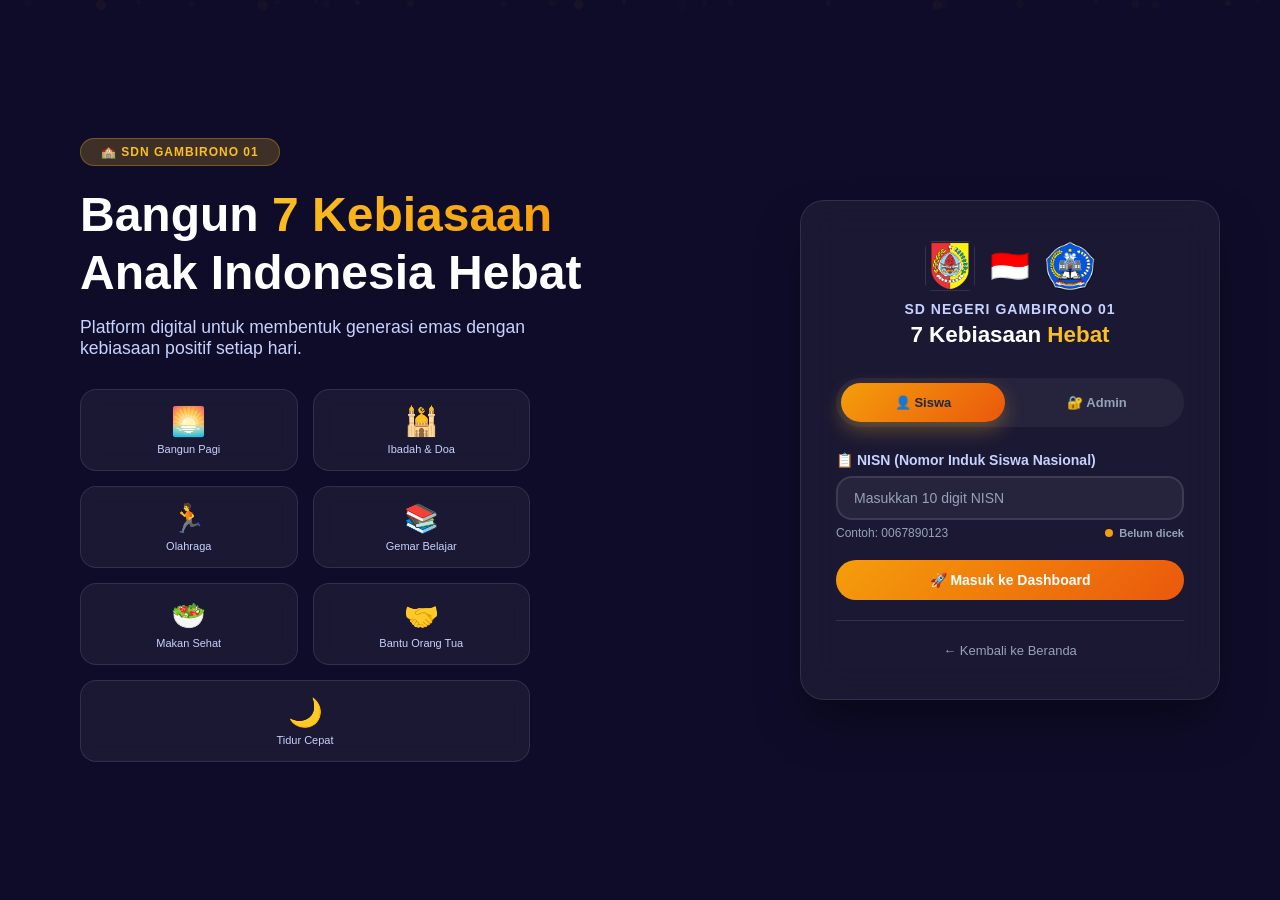
<file: admin-dashboard.html>
<!DOCTYPE html>
<html lang="id">
<head>
    <meta charset="UTF-8">
    <meta name="viewport" content="width=device-width, initial-scale=1.0">
    <title>Admin Dashboard - 7 Kebiasaan Anak Indonesia Hebat</title>
    <link rel="stylesheet" href="styles.css">
    <script src="https://cdn.sheetjs.com/xlsx-0.20.2/package/dist/xlsx.full.min.js"></script>
    <script src="config.js"></script>
    <script src="auth.js"></script>
    <script src="scoring.js"></script>
    <script src="spreadsheet-api.js"></script>
    <script src="utils.js"></script>
    <script src="app.js"></script>
    <style>
        .admin-stats {
            display: grid;
            grid-template-columns: repeat(auto-fit, minmax(200px, 1fr));
            gap: 20px;
            margin-bottom: 30px;
        }
        .admin-stat-card {
            background: rgba(255,255,255,0.05);
            border-radius: var(--radius);
            padding: 20px;
            text-align: center;
            border: 1px solid var(--border-glass);
        }
        .admin-stat-card .value {
            font-size: 32px;
            font-weight: 800;
            color: var(--primary-light);
        }
        .admin-stat-card .label {
            font-size: 12px;
            color: var(--text-muted);
            margin-top: 5px;
        }
        .filter-bar {
            display: flex;
            gap: 15px;
            margin-bottom: 20px;
            flex-wrap: wrap;
            align-items: flex-end;
        }
        .filter-bar .form-group {
            margin-bottom: 0;
            min-width: 150px;
        }
        .filter-bar .form-group input,
        .filter-bar .form-group select {
            margin-top: 5px;
        }
        .btn-filter {
            padding: 12px 24px;
            height: 46px;
        }
        .tab-content.hidden { display: none; }
        .tab-content { display: block; }
        .user-management .action-buttons {
            display: flex;
            gap: 10px;
            flex-wrap: wrap;
            margin-bottom: 15px;
        }
        .data-table .skor-badge {
            font-size: 12px;
        }
        .rapor-settings {
            display: grid;
            grid-template-columns: repeat(auto-fit, minmax(250px, 1fr));
            gap: 15px;
            margin-bottom: 20px;
        }
        .rapor-settings .form-group {
            margin-bottom: 0;
        }
        .rapor-preview {
            margin-top: 20px;
            padding: 20px;
            background: rgba(255,255,255,0.03);
            border-radius: var(--radius);
            border: 1px solid var(--border-glass);
            min-height: 100px;
        }
        .btn-delete-sm {
            background: #ef4444;
            color: white;
            border: none;
            padding: 4px 12px;
            border-radius: var(--radius-full);
            cursor: pointer;
            font-size: 11px;
            transition: all 0.3s;
        }
        .btn-delete-sm:hover {
            background: #dc2626;
        }
        .link-badge {
            display: inline-block;
            padding: 2px 10px;
            border-radius: var(--radius-full);
            font-size: 10px;
            font-weight: 600;
        }
        .link-badge.yes { background: #10b981; color: white; }
        .link-badge.no { background: #64748b; color: white; }
        @media (max-width: 768px) {
            .filter-bar { flex-direction: column; }
            .filter-bar .form-group { width: 100%; }
            .admin-stats { grid-template-columns: 1fr 1fr; }
        }
    </style>
</head>
<body>

<!-- Loading -->
<div id="loadingOverlay" class="loading-overlay hidden">
    <div class="spinner"></div>
</div>

<!-- Navbar -->
<nav class="navbar" style="background: rgba(15,12,41,0.95); backdrop-filter: blur(20px); padding: 16px 32px; border-bottom: 1px solid var(--border-glass); position: sticky; top: 0; z-index: 100;">
    <div class="nav-container" style="max-width:1200px; margin:0 auto; display:flex; justify-content:space-between; align-items:center; flex-wrap:wrap; gap:15px;">
        <div class="logo" style="display:flex; align-items:center; gap:10px; font-weight:700; font-size:1.1rem;">
            <span>👑</span>
            <span>Admin Panel</span>
        </div>
        <div style="display:flex; align-items:center; gap:15px;">
            <span style="color:var(--text-muted); font-size:13px;">SDN Gambirono 01</span>
            <button onclick="logout()" class="btn btn-sm btn-danger">Logout</button>
        </div>
    </div>
</nav>

<div class="container">
    <!-- Tabs -->
    <div class="tabs">
        <button class="tab active" data-tab="dashboard">📊 Dashboard</button>
        <button class="tab" data-tab="users">👥 User</button>
        <button class="tab" data-tab="habits">📋 Log Kebiasaan</button>
        <button class="tab" data-tab="scores">📊 Rekap Skor</button>
        <button class="tab" data-tab="rapor">📄 Rapor</button>
    </div>

    <!-- TAB: Dashboard -->
    <div id="tabDashboard" class="tab-content">
        <div class="card">
            <h2 style="margin-bottom:20px;">📊 Overview</h2>
            <div class="admin-stats" id="adminStats">
                <div class="admin-stat-card">
                    <div class="value" id="totalSiswa">0</div>
                    <div class="label">👥 Total Siswa</div>
                </div>
                <div class="admin-stat-card">
                    <div class="value" id="totalHabits">0</div>
                    <div class="label">📝 Total Pengisian</div>
                </div>
                <div class="admin-stat-card">
                    <div class="value" id="totalLink">0</div>
                    <div class="label">🔗 Total Link Sosmed</div>
                </div>
                <div class="admin-stat-card">
                    <div class="value" id="rataSkorGlobal">0</div>
                    <div class="label">⭐ Rata-rata Skor</div>
                </div>
            </div>
            
            <div style="background:rgba(255,255,255,0.03); border-radius:var(--radius); padding:20px; margin-top:20px;">
                <h4 style="margin-bottom:10px;">📈 Aktivitas Terbaru</h4>
                <div id="recentActivities" style="max-height:300px; overflow-y:auto;">
                    <p style="color:var(--text-muted); text-align:center; padding:20px;">Loading...</p>
                </div>
            </div>
        </div>
    </div>

    <!-- TAB: Users -->
    <div id="tabUsers" class="tab-content hidden">
        <div class="card user-management">
            <div class="flex-between">
                <h2>👥 Manajemen User</h2>
            </div>
            <div class="action-buttons">
                <button id="addUserBtn" class="btn btn-primary">➕ Tambah Manual</button>
                <button id="downloadTemplateBtn" class="btn btn-secondary">📥 Template</button>
                <button id="exportUsersBtn" class="btn btn-secondary">📤 Export Excel</button>
                <button id="uploadExcelBtn" class="btn btn-outline">📎 Upload Excel</button>
                <input type="file" id="uploadExcelFile" accept=".xlsx,.xls,.csv" style="display:none">
            </div>
            <div id="userTableContainer" class="table-wrapper">
                <table class="data-table">
                    <thead><tr><th>No</th><th>NISN</th><th>Nama</th><th>Kelas</th><th>Aksi</th></tr></thead>
                    <tbody id="userTableBody"><tr class="empty-row"><td colspan="5">Loading...</td></tr></tbody>
                </table>
            </div>
        </div>
    </div>

    <!-- TAB: Habits -->
    <div id="tabHabits" class="tab-content hidden">
        <div class="card">
            <div class="flex-between">
                <h2>📋 Semua Log Kebiasaan</h2>
                <button id="refreshHabitsBtn" class="btn btn-sm btn-secondary">🔄 Refresh</button>
            </div>
            <div id="habitsTableContainer" class="table-wrapper">
                <table class="data-table">
                    <thead><tr>
                        <th>Tanggal</th>
                        <th>Nama</th>
                        <th>Kelas</th>
                        <th>Bangun (Jam)</th>
                        <th>Ibadah</th>
                        <th>Quran</th>
                        <th>Olahraga</th>
                        <th>Belajar</th>
                        <th>Makan</th>
                        <th>Bantu</th>
                        <th>Tidur (Jam)</th>
                        <th>Link</th>
                        <th>Skor Link</th>
                        <th>Total</th>
                    </tr></thead>
                    <tbody id="habitsTableBody"><tr class="empty-row"><td colspan="14">Loading...</td></tr></tbody>
                </table>
            </div>
        </div>
    </div>

    <!-- TAB: Scores -->
    <div id="tabScores" class="tab-content hidden">
        <div class="card">
            <h2>📊 Rekapitulasi Skor</h2>
            <div class="filter-bar">
                <div class="form-group">
                    <label>Filter Kelas</label>
                    <select id="filterKelas">
                        <option value="">Semua</option>
                        <option value="1A">1A</option><option value="1B">1B</option>
                        <option value="2A">2A</option><option value="2B">2B</option>
                        <option value="3A">3A</option><option value="3B">3B</option>
                        <option value="4A">4A</option><option value="4B">4B</option>
                        <option value="5A">5A</option><option value="5B">5B</option>
                        <option value="6A">6A</option><option value="6B">6B</option>
                    </select>
                </div>
                <div class="form-group">
                    <label>Cari Nama</label>
                    <input type="text" id="filterNama" placeholder="Ketik nama...">
                </div>
                <button id="applyFilterBtn" class="btn btn-primary btn-filter">🔍 Terapkan</button>
                <button id="resetFilterBtn" class="btn btn-outline btn-filter">🔄 Reset</button>
                <button id="exportScoresBtn" class="btn btn-secondary btn-filter">📥 Export</button>
            </div>
            <div id="scoresTableContainer" class="table-wrapper">
                <table class="data-table">
                    <thead><tr>
                        <th>No</th>
                        <th>Nama</th>
                        <th>Kelas</th>
                        <th>Total Skor</th>
                        <th>Hari Aktif</th>
                        <th>Rata-rata</th>
                        <th>Total Link</th>
                        <th>Kategori</th>
                    </tr></thead>
                    <tbody id="scoresTableBody"><tr class="empty-row"><td colspan="8">Loading...</td></tr></tbody>
                </table>
            </div>
        </div>
    </div>

    <!-- TAB: Rapor -->
    <div id="tabRapor" class="tab-content hidden">
        <div class="card">
            <h2>📄 Generate Rapor & Kartu Penghargaan</h2>
            
            <div style="background:rgba(255,255,255,0.03); border-radius:var(--radius); padding:20px; margin:20px 0;">
                <h4 style="margin-bottom:15px;">🏫 Pengaturan Sekolah</h4>
                <div class="rapor-settings">
                    <div class="form-group">
                        <label>Nama Sekolah</label>
                        <textarea id="sekolahNama" rows="2" style="width:100%;">SD NEGERI GAMBIRONO 01</textarea>
                    </div>
                    <div class="form-group">
                        <label>Alamat</label>
                        <input type="text" id="sekolahAlamat" value="Jl. Gambirono, Kecamatan, Kabupaten">
                    </div>
                    <div class="form-group">
                        <label>Motto</label>
                        <input type="text" id="sekolahMotto" value="Membangun Generasi Emas Indonesia">
                    </div>
                    <div class="form-group">
                        <label>Kontak</label>
                        <input type="text" id="sekolahKontak" value="sdn.gbr01@gmail.com">
                    </div>
                    <div class="form-group">
                        <label>Kepala Sekolah</label>
                        <input type="text" id="kepsekNama" value="Dr. H. Ahmad Budiman, M.Pd">
                    </div>
                    <div class="form-group">
                        <label>NIP Kepsek</label>
                        <input type="text" id="kepsekNIP" value="19691231 202603 1 001">
                    </div>
                </div>
            </div>

            <div class="rapor-settings">
                <div class="form-group">
                    <label>Pilih Siswa</label>
                    <select id="raporSelect">
                        <option value="">-- Pilih --</option>
                    </select>
                </div>
                <div class="form-group">
                    <label>Periode</label>
                    <select id="periodeRapor">
                        <option value="semua">📅 Semua Waktu</option>
                        <option value="bulan_ini">📆 Bulan Ini</option>
                        <option value="30_hari">📊 30 Hari Terakhir</option>
                    </select>
                </div>
                <div class="form-group">
                    <label>Warna Tema</label>
                    <select id="warnaTema">
                        <option value="orange">🟠 Oranye</option>
                        <option value="hijau">🟢 Hijau</option>
                        <option value="biru">🔵 Biru</option>
                        <option value="ungu">🟣 Ungu</option>
                        <option value="merah">🔴 Merah</option>
                    </select>
                </div>
                <div class="form-group" style="display:flex; align-items:flex-end;">
                    <button id="generateRaporBtn" class="btn btn-primary" style="width:100%;">📥 Cetak Rapor PDF</button>
                </div>
            </div>

            <div id="raporPreview" class="rapor-preview">
                <p style="color:var(--text-muted); text-align:center;">Pilih siswa dan klik cetak untuk melihat preview</p>
            </div>
        </div>
    </div>
</div>

<script>
    
    // ============ INIT ============
    if (localStorage.getItem('isAdmin') !== 'true') {
        window.location.href = 'login.html';
    }
function formatTimeDisplay(timeValue) {
    if (!timeValue || timeValue === '-' || timeValue === '' || timeValue === 'undefined' || timeValue === 'null') {
        return '-';
    }
    
    // Jika sudah dalam format HH:mm
    if (/^\d{2}:\d{2}$/.test(timeValue)) {
        return timeValue;
    }
    
    // Jika angka (misal dari spreadsheet: 0.2 = 04:48)
    if (typeof timeValue === 'number') {
        try {
            const totalMinutes = Math.round(timeValue * 24 * 60);
            const hours = String(Math.floor(totalMinutes / 60)).padStart(2, '0');
            const minutes = String(totalMinutes % 60).padStart(2, '0');
            return hours + ':' + minutes;
        } catch (e) {
            // ignore
        }
    }
    
    // Jika string dengan format ISO (1899-12-30T13:52:48.000Z)
    if (typeof timeValue === 'string' && timeValue.includes('T')) {
        try {
            const date = new Date(timeValue);
            if (!isNaN(date.getTime())) {
                const hours = String(date.getHours()).padStart(2, '0');
                const minutes = String(date.getMinutes()).padStart(2, '0');
                return hours + ':' + minutes;
            }
        } catch (e) {
            // ignore
        }
    }
    
    // Jika string waktu lainnya (contoh: "4:30")
    if (typeof timeValue === 'string' && /^\d{1,2}:\d{2}$/.test(timeValue)) {
        const parts = timeValue.split(':');
        const hours = String(parseInt(parts[0])).padStart(2, '0');
        const minutes = String(parseInt(parts[1])).padStart(2, '0');
        return hours + ':' + minutes;
    }
    
    // Jika dalam format datetime lain
    try {
        const date = new Date(timeValue);
        if (!isNaN(date.getTime())) {
            const hours = String(date.getHours()).padStart(2, '0');
            const minutes = String(date.getMinutes()).padStart(2, '0');
            return hours + ':' + minutes;
        }
    } catch (e) {
        // ignore
    }
    
    return String(timeValue);
}
    // ============ DASHBOARD ============
    async function loadDashboard() {
        try {
            const usersResult = await getUsersFromSheet();
            const users = usersResult.success ? usersResult.data || [] : [];
            document.getElementById('totalSiswa').textContent = users.length;

            const habitsResult = await getHabitsFromSheet(true);
            const habits = habitsResult.success ? habitsResult.data || [] : [];
            document.getElementById('totalHabits').textContent = habits.length;

            // Hitung total link
            const totalLink = habits.filter(h => h.Link_sosmed && h.Link_sosmed !== '-' && h.Link_sosmed !== '').length;
            document.getElementById('totalLink').textContent = totalLink;

            const uniqueUsers = new Set(habits.map(h => h.Nama).filter(n => n && n !== '-'));
            
            let totalSkor = 0;
            habits.forEach(h => totalSkor += parseInt(h.TOTAL_SKOR) || 0);
            const avg = habits.length > 0 ? (totalSkor / habits.length).toFixed(1) : 0;
            document.getElementById('rataSkorGlobal').textContent = avg;

            const recent = habits.slice(-10).reverse();
            const container = document.getElementById('recentActivities');
            if (recent.length === 0) {
                container.innerHTML = '<p style="color:var(--text-muted); text-align:center; padding:20px;">Belum ada aktivitas</p>';
            } else {
                container.innerHTML = recent.map(h => `
                    <div style="display:flex; justify-content:space-between; padding:8px 0; border-bottom:1px solid var(--border-glass); font-size:13px;">
                        <span><strong>${escapeHtml(h.Nama)}</strong> <span style="color:var(--text-muted);">(${h.Kelas || '-'})</span></span>
                        <span>${formatTanggal(h.Tanggal_Kegiatan)}</span>
                        ${h.Link_sosmed && h.Link_sosmed !== '-' ? '<span style="color:#10b981;">🔗</span>' : ''}
                        <span class="skor-badge ${getSkorClass(parseInt(h.TOTAL_SKOR) || 0)}">${h.TOTAL_SKOR || 0}</span>
                    </div>
                `).join('');
            }
        } catch (e) {
            console.error('Dashboard error:', e);
        }
    }

    // ============ USERS ============
    async function renderUsers() {
        try {
            const result = await getUsersFromSheet();
            const tbody = document.getElementById('userTableBody');
            
            if (!result.success || !result.data || result.data.length === 0) {
                tbody.innerHTML = '<tr class="empty-row"><td colspan="5">Belum ada user</td></tr>';
                return;
            }

            let html = '';
            let no = 1;
            result.data.forEach(user => {
                html += `
                    <tr>
                        <td>${no++}</td>
                        <td><strong>${escapeHtml(user.nisn || '-')}</strong></td>
                        <td>${escapeHtml(user.nama)}</td>
                        <td>${escapeHtml(user.kelas || '-')}</td>
                        <td>
                            <button class="btn-delete-sm" onclick="deleteUser('${escapeHtml(user.nisn)}')">🗑️ Hapus</button>
                        </td>
                    </tr>
                `;
            });
            tbody.innerHTML = html;
        } catch (e) {
            console.error('Render users error:', e);
            document.getElementById('userTableBody').innerHTML = '<tr class="empty-row"><td colspan="5">Error loading users</td></tr>';
        }
    }

    window.deleteUser = async (nisn) => {
        if (!confirm(`Hapus user dengan NISN ${nisn}?`)) return;
        showLoading(true);
        try {
            const result = await deleteUserFromSheet(nisn);
            showLoading(false);
            if (result.success) {
                showToast('✅ User dihapus', 'success');
                await renderUsers();
                await loadDashboard();
            } else {
                showToast('❌ Gagal menghapus: ' + (result.error || 'Unknown error'), 'error');
            }
        } catch (e) {
            showLoading(false);
            showToast('❌ Error: ' + e.message, 'error');
        }
    };

    document.getElementById('addUserBtn').addEventListener('click', async () => {
        const nisn = prompt('Masukkan NISN (10 digit):');
        if (!nisn) return;
        if (nisn.length !== 10 || !/^\d+$/.test(nisn)) {
            showToast('⚠️ NISN harus 10 digit angka!', 'warning');
            return;
        }
        const nama = prompt('Masukkan nama lengkap:');
        if (!nama) return;
        const kelas = prompt('Masukkan kelas:') || '';

        showLoading(true);
        try {
            const result = await addUserToSheet({ nisn, nama, kelas });
            showLoading(false);
            if (result.success) {
                showToast('✅ User ditambahkan', 'success');
                await renderUsers();
                await loadDashboard();
            } else {
                showToast('❌ ' + (result.error || 'Gagal menambahkan user'), 'error');
            }
        } catch (e) {
            showLoading(false);
            showToast('❌ Error: ' + e.message, 'error');
        }
    });

    document.getElementById('downloadTemplateBtn').addEventListener('click', () => {
        const wsData = [
            ['NISN', 'Nama Lengkap', 'Kelas'],
            ['0067890123', 'Budi Santoso', '5A'],
            ['0067890456', 'Siti Aminah', '5B']
        ];
        const ws = XLSX.utils.aoa_to_sheet(wsData);
        const wb = XLSX.utils.book_new();
        XLSX.utils.book_append_sheet(wb, ws, 'Template_User');
        XLSX.writeFile(wb, 'template_user_nisn.xlsx');
        showToast('✅ Template downloaded', 'success');
    });

    document.getElementById('exportUsersBtn').addEventListener('click', async () => {
        showLoading(true);
        try {
            const result = await getUsersFromSheet();
            if (!result.success || !result.data) {
                showToast('❌ Gagal mengambil data', 'error');
                showLoading(false);
                return;
            }
            const data = [['NISN', 'Nama', 'Kelas']];
            result.data.forEach(user => {
                data.push([user.nisn || '-', user.nama || '', user.kelas || '']);
            });
            const ws = XLSX.utils.aoa_to_sheet(data);
            const wb = XLSX.utils.book_new();
            XLSX.utils.book_append_sheet(wb, ws, 'Users');
            XLSX.writeFile(wb, `users_${new Date().toISOString().slice(0,10)}.xlsx`);
            showToast('✅ Export berhasil', 'success');
        } catch (e) {
            showToast('❌ Error: ' + e.message, 'error');
        }
        showLoading(false);
    });

    document.getElementById('uploadExcelBtn').addEventListener('click', () => {
        document.getElementById('uploadExcelFile').click();
    });

    document.getElementById('uploadExcelFile').addEventListener('change', async (e) => {
        const file = e.target.files[0];
        if (!file) return;
        showLoading(true);
        try {
            const data = await file.arrayBuffer();
            const workbook = XLSX.read(data);
            const sheet = workbook.Sheets[workbook.SheetNames[0]];
            const rows = XLSX.utils.sheet_to_json(sheet);
            let successCount = 0;
            let errorCount = 0;
            
            for (const row of rows) {
                const nisn = String(row['NISN'] || row['nisn'] || '').trim();
                const nama = (row['Nama Lengkap'] || row['Nama'] || row['nama'] || '').trim();
                const kelas = (row['Kelas'] || row['kelas'] || '').trim();
                
                if (nama && nisn && nisn.length === 10) {
                    const result = await addUserToSheet({ nisn, nama, kelas });
                    if (result.success) {
                        successCount++;
                    } else {
                        errorCount++;
                    }
                } else {
                    errorCount++;
                }
                await new Promise(r => setTimeout(r, 100));
            }
            
            showLoading(false);
            showToast(`✅ ${successCount} user diimport, ${errorCount} gagal`, successCount > 0 ? 'success' : 'error');
            await renderUsers();
            await loadDashboard();
        } catch (e) {
            showLoading(false);
            showToast('❌ Error: ' + e.message, 'error');
        }
        e.target.value = '';
    });

    // ============ HABITS ============
   async function loadAllHabits() {
    showLoading(true);
    try {
        const result = await getHabitsFromSheet(true);
        showLoading(false);
        
        const tbody = document.getElementById('habitsTableBody');
        if (!result.success || !result.data || result.data.length === 0) {
            tbody.innerHTML = '<tr class="empty-row"><td colspan="14">Belum ada data</td></tr>';
            return;
        }

        const habits = result.data.slice(-100).reverse();
        let html = '';
        habits.forEach(h => {
            let quranText = '-';
            if (h.Quran_Surat && h.Quran_Surat !== '-') {
                quranText = h.Quran_Surat;
                if (h.Quran_Ayat && h.Quran_Ayat !== '-') quranText += ` (${h.Quran_Ayat})`;
            }
            
            const linkText = h.Link_sosmed && h.Link_sosmed !== '-' && h.Link_sosmed !== '' 
                ? `<a href="${h.Link_sosmed}" target="_blank" style="color:var(--primary-light); text-decoration:underline; font-size:11px;">🔗</a>`
                : '-';
            
            // === PERBAIKAN: Format waktu dengan formatTimeDisplay ===
            const bangunJam = formatTimeDisplay(h.Bangun_Pagi_Jam);
            const tidurJam = formatTimeDisplay(h.Tidur_Jam);
            const olahragaWaktu = formatTimeDisplay(h.Olahraga_Waktu);
            const belajarWaktu = formatTimeDisplay(h.Belajar_Waktu);
            
            html += `
                <tr>
                    <td>${formatTanggal(h.Tanggal_Kegiatan)}</td>
                    <td><strong>${escapeHtml(h.Nama)}</strong></td>
                    <td>${escapeHtml(h.Kelas || '-')}</td>
                    <td>${bangunJam} (${h.Bangun_Pagi_Skor || 0})</td>
                    <td>${h.Ibadah_List && h.Ibadah_List !== '-' ? (h.Ibadah_List.length > 10 ? h.Ibadah_List.substring(0,10)+'...' : h.Ibadah_List) : '-'} (${h.Ibadah_Skor || 0})</td>
                    <td>${quranText} (${h.Quran_Skor || 0})</td>
                    <td>${h.Olahraga_Aktivitas && h.Olahraga_Aktivitas !== '-' ? h.Olahraga_Aktivitas : '-'} ${olahragaWaktu !== '-' ? `(${olahragaWaktu})` : ''} (${h.Olahraga_Skor || 0})</td>
                    <td>${h.Belajar_Materi && h.Belajar_Materi !== '-' ? h.Belajar_Materi : '-'} ${belajarWaktu !== '-' ? `(${belajarWaktu})` : ''} (${h.Belajar_Skor || 0})</td>
                    <td>${h.Makan_Pagi && h.Makan_Pagi !== '-' ? '✓' : '-'} (${h.Makan_Skor || 0})</td>
                    <td>${h.Bantu_Ortu && h.Bantu_Ortu !== '-' ? '✓' : '-'} (${h.Bantu_Ortu_Skor || 0})</td>
                    <td>${tidurJam} (${h.Tidur_Skor || 0})</td>
                    <td>${linkText}</td>
                    <td>${h.Skor_Link || 0}</td>
                    <td><span class="skor-badge ${getSkorClass(parseInt(h.TOTAL_SKOR) || 0)}">${h.TOTAL_SKOR || 0}</span></td>
                </tr>
            `;
        });
        tbody.innerHTML = html;
    } catch (e) {
        showLoading(false);
        document.getElementById('habitsTableBody').innerHTML = '<tr class="empty-row"><td colspan="14">Error loading data</td></tr>';
    }
}

    // ============ SCORES ============
    let allScoresData = [];

    async function loadScoresData() {
        showLoading(true);
        try {
            const result = await getScoresFromSheet(true);
            showLoading(false);
            
            if (!result.success) {
                document.getElementById('scoresTableBody').innerHTML = '<tr class="empty-row"><td colspan="8">Error loading data</td></tr>';
                return;
            }
            
            const scoresData = result.data || {};
            allScoresData = Object.entries(scoresData).map(([nama, data]) => ({
                nama: nama,
                kelas: data.kelas || '-',
                totalSkor: data.total || 0,
                hariAktif: data.count || 0,
                rataRata: data.rata || 0,
                totalLink: data.totalLink || 0
            }));
            allScoresData.sort((a, b) => a.nama.localeCompare(b.nama));
            applyScoreFilter();
        } catch (e) {
            showLoading(false);
            document.getElementById('scoresTableBody').innerHTML = '<tr class="empty-row"><td colspan="8">Error loading data</td></tr>';
        }
    }

    function applyScoreFilter() {
        const filterKelas = document.getElementById('filterKelas').value;
        const filterNama = document.getElementById('filterNama').value.toLowerCase().trim();
        
        let filtered = [...allScoresData];
        if (filterKelas) filtered = filtered.filter(item => item.kelas === filterKelas);
        if (filterNama) filtered = filtered.filter(item => item.nama.toLowerCase().includes(filterNama));
        
        renderScoresTable(filtered);
    }

    function renderScoresTable(data) {
        const tbody = document.getElementById('scoresTableBody');
        if (!data || data.length === 0) {
            tbody.innerHTML = '<tr class="empty-row"><td colspan="8">Tidak ada data</td></tr>';
            return;
        }

        let html = '';
        data.forEach((item, idx) => {
            const skorClass = getSkorClass(item.totalSkor);
            const kategori = getKategori(item.rataRata);
            html += `
                <tr>
                    <td>${idx + 1}</td>
                    <td><strong>${escapeHtml(item.nama)}</strong></td>
                    <td>${escapeHtml(item.kelas)}</td>
                    <td><span class="skor-badge ${skorClass}">${item.totalSkor}</span></td>
                    <td>${item.hariAktif}</td>
                    <td>${item.rataRata.toFixed(1)}</td>
                    <td>${item.totalLink}</td>
                    <td>${kategori.icon} ${kategori.label}</td>
                </tr>
            `;
        });
        tbody.innerHTML = html;
    }

    document.getElementById('applyFilterBtn').addEventListener('click', applyScoreFilter);
    document.getElementById('resetFilterBtn').addEventListener('click', () => {
        document.getElementById('filterKelas').value = '';
        document.getElementById('filterNama').value = '';
        applyScoreFilter();
    });

    document.getElementById('exportScoresBtn').addEventListener('click', () => {
        if (allScoresData.length === 0) {
            showToast('⚠️ Tidak ada data untuk diexport', 'warning');
            return;
        }
        const data = [['No', 'Nama', 'Kelas', 'Total Skor', 'Hari Aktif', 'Rata-rata', 'Total Link']];
        allScoresData.forEach((item, idx) => {
            data.push([idx+1, item.nama, item.kelas, item.totalSkor, item.hariAktif, item.rataRata.toFixed(1), item.totalLink]);
        });
        const ws = XLSX.utils.aoa_to_sheet(data);
        const wb = XLSX.utils.book_new();
        XLSX.utils.book_append_sheet(wb, ws, 'Rekap_Skor');
        XLSX.writeFile(wb, `rekap_skor_${new Date().toISOString().slice(0,10)}.xlsx`);
        showToast('✅ Export berhasil', 'success');
    });

    // ============ RAPOR ============
    async function populateRaporSelect() {
        try {
            const result = await getUsersFromSheet();
            const select = document.getElementById('raporSelect');
            select.innerHTML = '<option value="">-- Pilih Siswa --</option>';
            
            if (result.success && result.data) {
                result.data.forEach(user => {
                    select.innerHTML += `<option value="${escapeHtml(user.nama)}">${escapeHtml(user.nama)} (${escapeHtml(user.kelas || '-')})</option>`;
                });
            }
        } catch (e) {
            console.error('Populate rapor select error:', e);
        }
    }

    function loadSchoolSettings() {
        const saved = localStorage.getItem('sekolahSettings');
        if (saved) {
            try {
                const settings = JSON.parse(saved);
                document.getElementById('sekolahNama').value = settings.sekolahNama || '';
                document.getElementById('sekolahAlamat').value = settings.sekolahAlamat || '';
                document.getElementById('sekolahMotto').value = settings.sekolahMotto || '';
                document.getElementById('sekolahKontak').value = settings.sekolahKontak || '';
                document.getElementById('kepsekNama').value = settings.kepsekNama || '';
                document.getElementById('kepsekNIP').value = settings.kepsekNIP || '';
            } catch (e) {}
        }
    }

    function saveSchoolSettings() {
        const settings = {
            sekolahNama: document.getElementById('sekolahNama').value,
            sekolahAlamat: document.getElementById('sekolahAlamat').value,
            sekolahMotto: document.getElementById('sekolahMotto').value,
            sekolahKontak: document.getElementById('sekolahKontak').value,
            kepsekNama: document.getElementById('kepsekNama').value,
            kepsekNIP: document.getElementById('kepsekNIP').value
        };
        localStorage.setItem('sekolahSettings', JSON.stringify(settings));
    }

    document.querySelectorAll('#sekolahNama, #sekolahAlamat, #sekolahMotto, #sekolahKontak, #kepsekNama, #kepsekNIP')
        .forEach(el => el.addEventListener('change', saveSchoolSettings));

    // Generate Rapor
    document.getElementById('generateRaporBtn').addEventListener('click', async () => {
        const nama = document.getElementById('raporSelect').value;
        if (!nama) {
            showToast('⚠️ Pilih siswa terlebih dahulu!', 'warning');
            return;
        }

        showLoading(true);
        
        try {
            const habitsResult = await getHabitsFromSheet(true);
            const habits = habitsResult.success ? habitsResult.data || [] : [];
            const userHabits = habits.filter(h => h.Nama === nama);
            
            const periode = document.getElementById('periodeRapor').value;
            const warnaTema = document.getElementById('warnaTema').value;
            const now = new Date();
            
            let periodeText = 'Semua Waktu';
            let targetHari = 365;
            let filteredHabits = [...userHabits];
            
            if (periode === 'bulan_ini') {
                periodeText = now.toLocaleDateString('id-ID', { month: 'long', year: 'numeric' });
                filteredHabits = userHabits.filter(h => {
                    const tgl = new Date(h.Tanggal_Kegiatan);
                    return tgl.getMonth() === now.getMonth() && tgl.getFullYear() === now.getFullYear();
                });
                targetHari = 30;
            } else if (periode === '30_hari') {
                periodeText = '30 Hari Terakhir';
                const thirtyDaysAgo = new Date();
                thirtyDaysAgo.setDate(now.getDate() - 30);
                filteredHabits = userHabits.filter(h => {
                    const tgl = new Date(h.Tanggal_Kegiatan);
                    return tgl >= thirtyDaysAgo;
                });
                targetHari = 30;
            }
            
            let totalSkor = 0;
            let totalLink = 0;
            filteredHabits.forEach(h => {
                totalSkor += parseInt(h.TOTAL_SKOR) || 0;
                if (h.Link_sosmed && h.Link_sosmed !== '-' && h.Link_sosmed !== '') {
                    totalLink += parseInt(h.Skor_Link) || 0;
                }
            });
            const hariAktif = filteredHabits.length;
            const rataRata = hariAktif > 0 ? totalSkor / hariAktif : 0;
            const persentase = targetHari > 0 ? Math.min(100, Math.round((hariAktif / targetHari) * 100)) : 0;
            
            const kategori = getKategori(rataRata);
            const skorKategori = getKategori(totalSkor);
            
            const tema = {
                orange: { primary: '#f59e0b', light: '#fef3c7', gradient: 'linear-gradient(135deg, #f59e0b, #ea580c)' },
                hijau: { primary: '#10b981', light: '#d1fae5', gradient: 'linear-gradient(135deg, #10b981, #059669)' },
                biru: { primary: '#3b82f6', light: '#dbeafe', gradient: 'linear-gradient(135deg, #3b82f6, #2563eb)' },
                ungu: { primary: '#8b5cf6', light: '#ede9fe', gradient: 'linear-gradient(135deg, #8b5cf6, #7c3aed)' },
                merah: { primary: '#ef4444', light: '#fee2e2', gradient: 'linear-gradient(135deg, #ef4444, #dc2626)' }
            };
            const color = tema[warnaTema] || tema.orange;
            
            const userResult = await getUsersFromSheet();
            const userData = userResult.success ? userResult.data.find(u => u.nama === nama) : null;
            
            const html = generateRaporHTML({
                nama: nama,
                kelas: userData ? userData.kelas || '-' : '-',
                periode: periodeText,
                totalSkor: totalSkor,
                totalLink: totalLink,
                hariAktif: hariAktif,
                rataRata: rataRata,
                persentase: persentase,
                kategori: skorKategori.label,
                saran: `🏆 ${skorKategori.label} - Pertahankan konsistensimu! ${totalLink > 0 ? '🔥 +' + totalLink + ' dari Link Sosmed' : ''}`,
                iconKategori: skorKategori.icon,
                warnaKategori: skorKategori.color,
                color: color,
                sekolahNama: document.getElementById('sekolahNama').value || 'SD NEGERI GAMBIRONO 01',
                sekolahAlamat: document.getElementById('sekolahAlamat').value || 'Jl. Gambirono',
                sekolahMotto: document.getElementById('sekolahMotto').value || 'Membangun Generasi Emas',
                sekolahKontak: document.getElementById('sekolahKontak').value || 'sdn.gbr01@gmail.com',
                kepsekNama: document.getElementById('kepsekNama').value || 'Kepala Sekolah',
                kepsekNIP: document.getElementById('kepsekNIP').value || '-',
                targetHari: targetHari,
                tanggalCetak: new Date().toLocaleDateString('id-ID', { day: 'numeric', month: 'long', year: 'numeric' })
            });
            
            document.getElementById('raporPreview').innerHTML = html;
            showLoading(false);
            
            const printWindow = window.open('', '_blank');
            if (printWindow) {
                printWindow.document.write(html);
                printWindow.document.close();
                printWindow.focus();
                printWindow.print();
                showToast('📄 Rapor sedang dicetak', 'success');
            } else {
                showToast('⚠️ Mohon izinkan popup untuk mencetak', 'warning');
            }
            
        } catch (e) {
            showLoading(false);
            showToast('❌ Error: ' + e.message, 'error');
        }
    });

    // ============ TAB SWITCHING ============
    document.querySelectorAll('.tab').forEach(tab => {
        tab.addEventListener('click', () => {
            document.querySelectorAll('.tab').forEach(t => t.classList.remove('active'));
            tab.classList.add('active');
            
            const target = tab.dataset.tab;
            document.querySelectorAll('.tab-content').forEach(c => c.classList.add('hidden'));
            document.getElementById(`tab${target.charAt(0).toUpperCase() + target.slice(1)}`).classList.remove('hidden');
            
            if (target === 'dashboard') loadDashboard();
            if (target === 'users') renderUsers();
            if (target === 'habits') loadAllHabits();
            if (target === 'scores') loadScoresData();
            if (target === 'rapor') populateRaporSelect();
        });
    });

    // ============ REFRESH ============
    document.getElementById('refreshHabitsBtn').addEventListener('click', loadAllHabits);

    // ============ INIT ============
    loadDashboard();
    renderUsers();
    loadAllHabits();
    loadScoresData();
    populateRaporSelect();
    loadSchoolSettings();

    // ============ GENERATE RAPOR HTML FUNCTION ============
    function generateRaporHTML(data) {
        return `
        <!DOCTYPE html>
        <html>
        <head>
            <meta charset="UTF-8">
            <title>Rapor - ${data.nama}</title>
            <style>
                @page { size: A4; margin: 0.5cm; }
                * { margin: 0; padding: 0; box-sizing: border-box; }
                body { font-family: 'Times New Roman', Arial, sans-serif; background: white; }
                @media print {
                    body { background: white; }
                    .rapor-container { box-shadow: none; margin: 0 auto; width: 100%; }
                    .kop-sekolah { -webkit-print-color-adjust: exact; print-color-adjust: exact; }
                }
                .rapor-container { max-width: 1000px; margin: 0 auto; background: white; border-radius: 16px; overflow: hidden; }
                .kop-sekolah { background: ${data.color.gradient}; color: white; text-align: center; padding: 25px 20px; position: relative; min-height: 120px; }
                .kop-sekolah .kop-teks { font-size: 22px; font-weight: bold; letter-spacing: 1px; margin: 5px 0; line-height: 1.3; }
                .kop-sekolah .motto { font-size: 11px; margin-top: 5px; }
                .kop-sekolah .alamat { font-size: 10px; margin-top: 5px; }
                .judul-rapor { text-align: center; padding: 20px; background: ${data.color.light}; border-bottom: 2px solid ${data.color.primary}; }
                .judul-rapor h3 { color: #1e293b; font-size: 18px; font-weight: bold; }
                .info-siswa { background: ${data.color.light}; margin: 20px; padding: 15px; border-radius: 12px; }
                .info-siswa table { width: 100%; }
                .info-siswa td { padding: 6px 10px; font-size: 13px; }
                .info-siswa td:first-child { font-weight: bold; width: 140px; }
                .stats-grid { display: grid; grid-template-columns: repeat(4,1fr); gap: 12px; margin: 20px; }
                .stat-card { background: linear-gradient(135deg, white, ${data.color.light}); border-radius: 12px; padding: 15px; text-align: center; border: 1px solid ${data.color.primary}30; }
                .stat-value { font-size: 28px; font-weight: 800; color: ${data.color.primary}; }
                .stat-label { font-size: 11px; color: #64748b; margin-top: 5px; }
                .progress-section { margin: 20px; }
                .progress-label { display: flex; justify-content: space-between; margin-bottom: 5px; font-size: 13px; }
                .progress-bar-container { background: #e2e8f0; border-radius: 30px; height: 12px; overflow: hidden; }
                .progress-bar { background: ${data.color.gradient}; border-radius: 30px; height: 100%; width: ${data.persentase}%; }
                .kartu-penghargaan { background: linear-gradient(135deg, ${data.color.light}, #ffffff); border-radius: 16px; padding: 25px; text-align: center; margin: 20px; border: 2px solid ${data.color.primary}; }
                .kartu-penghargaan .medali { font-size: 48px; }
                .kartu-penghargaan h2 { font-size: 22px; color: #1e293b; margin: 10px 0; }
                .kategori { display: inline-block; background: ${data.warnaKategori}; color: white; padding: 6px 25px; border-radius: 40px; font-weight: bold; margin: 12px 0; font-size: 14px; }
                .ttd { margin-top: 20px; padding-top: 12px; border-top: 1px dashed ${data.color.primary}; font-size: 12px; }
                .footer { background: #1e293b; color: #94a3b8; text-align: center; padding: 15px; font-size: 10px; margin-top: 20px; }
                .footer a { color: ${data.color.primary}; text-decoration: none; }
            </style>
        </head>
        <body>
        <div class="rapor-container">
            <div class="kop-sekolah">
                <div class="kop-teks">${data.sekolahNama}</div>
                <div class="motto">✨ ${data.sekolahMotto} ✨</div>
                <div class="alamat">${data.sekolahAlamat}</div>
                <div class="alamat">${data.sekolahKontak}</div>
            </div>
            <div class="judul-rapor">
                <h3>📊 LAPORAN CAPAIAN 7 KEBIASAAN ANAK INDONESIA HEBAT 📊</h3>
            </div>
            <div class="info-siswa">
                <table>
                    <tr><td>👤 Nama Siswa</td><td>: <strong>${data.nama}</strong></td></tr>
                    <tr><td>📚 Kelas</td><td>: ${data.kelas}</td></tr>
                    <tr><td>📅 Periode</td><td>: ${data.periode}</td></tr>
                    <tr><td>🎯 Target Hari</td><td>: ${data.targetHari} hari</td></tr>
                    <tr><td>✅ Hari Aktif</td><td>: ${data.hariAktif} hari (${data.persentase}%)</td></tr>
                    <tr><td>🔗 Total Link Sosmed</td><td>: ${data.totalLink > 0 ? '✅ ' + data.totalLink + ' poin' : '❌ Belum ada'}</td></tr>
                    <tr><td>🖨️ Cetak</td><td>: ${data.tanggalCetak}</td></tr>
                </table>
            </div>
            <div class="stats-grid">
                <div class="stat-card"><div class="stat-value">${data.totalSkor}</div><div class="stat-label">🏆 TOTAL SKOR</div></div>
                <div class="stat-card"><div class="stat-value">${data.hariAktif}</div><div class="stat-label">📅 HARI AKTIF</div></div>
                <div class="stat-card"><div class="stat-value">${data.rataRata.toFixed(1)}</div><div class="stat-label">⭐ RATA-RATA</div></div>
                <div class="stat-card"><div class="stat-value">${data.persentase}%</div><div class="stat-label">📈 CAPAIAN</div></div>
            </div>
            <div class="progress-section">
                <div class="progress-label"><span>🎯 Progress Capaian</span><span>${data.persentase}%</span></div>
                <div class="progress-bar-container"><div class="progress-bar"></div></div>
            </div>
            <div class="kartu-penghargaan">
                <div class="medali">🏅🎖️🏅</div>
                <h2>KARTU PENGHARGAAN</h2>
                <p>Diberikan kepada:</p>
                <h3 style="font-size:20px; color:${data.color.primary};">${data.nama}</h3>
                <div class="kategori">${data.iconKategori} ${data.kategori} ${data.iconKategori}</div>
                <p style="font-size: 13px; margin-top: 10px;">${data.saran}</p>
                <div class="ttd">
                    <p>Mengetahui,</p>
                    <p>Kepala Sekolah</p>
                    <p><strong>${data.kepsekNama}</strong></p>
                    <p>NIP. ${data.kepsekNIP}</p>
                </div>
            </div>
            <div class="footer">
                <p>Dicetak dari <strong>Sistem 7 Kebiasaan Anak Indonesia Hebat</strong></p>
                <p>© 2026 | SDN Gambirono 01</p>
            </div>
        </div>
        </body>
        </html>`;
    }
</script>
</body>
</html>
</file>
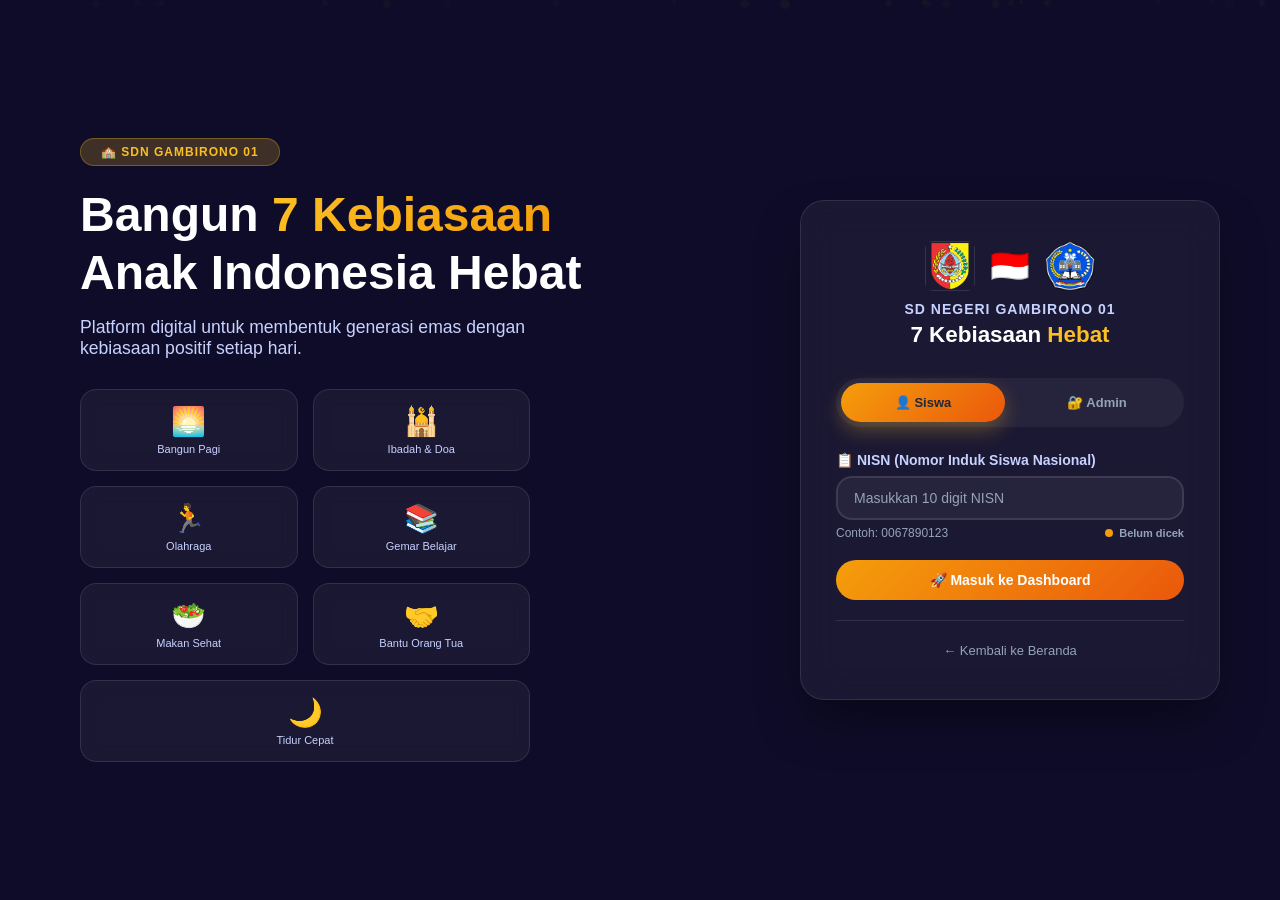
<file: login.html>
<!DOCTYPE html>
<html lang="id">
<head>
    <meta charset="UTF-8">
    <meta name="viewport" content="width=device-width, initial-scale=1.0">
    <title>Login - 7 Kebiasaan Anak Indonesia Hebat</title>
    <link rel="stylesheet" href="styles.css">
    <script src="config.js"></script>
    <script src="auth.js"></script>
    <script src="utils.js"></script>
    <style>
        .login-wrapper {
            max-width: 1200px;
            width: 100%;
            padding: 20px;
            display: flex;
            flex-wrap: wrap;
            align-items: center;
            justify-content: center;
            gap: 40px;
            min-height: 100vh;
            margin: 0 auto;
        }

        .login-left {
            flex: 1;
            min-width: 300px;
            padding: 20px;
        }

        .login-left .badge {
            display: inline-block;
            background: rgba(251, 191, 36, 0.2);
            color: var(--primary-light);
            padding: 6px 20px;
            border-radius: var(--radius-full);
            font-size: 12px;
            font-weight: 600;
            letter-spacing: 1px;
            margin-bottom: 20px;
            border: 1px solid rgba(251, 191, 36, 0.3);
        }

        .login-left h1 {
            font-size: 3rem;
            font-weight: 900;
            line-height: 1.2;
            margin-bottom: 15px;
        }

        .login-left h1 .highlight {
            background: linear-gradient(135deg, #fbbf24, #f59e0b);
            -webkit-background-clip: text;
            -webkit-text-fill-color: transparent;
            background-clip: text;
        }

        .login-left p {
            font-size: 1.1rem;
            color: var(--text-light);
            margin-bottom: 30px;
            max-width: 450px;
        }

        .login-left .features {
            display: grid;
            grid-template-columns: repeat(2, 1fr);
            gap: 15px;
            max-width: 450px;
        }

        .login-left .features .feat {
            background: rgba(255, 255, 255, 0.05);
            border-radius: var(--radius);
            padding: 15px;
            text-align: center;
            backdrop-filter: blur(10px);
            border: 1px solid var(--border-glass);
            transition: all 0.3s;
        }

        .login-left .features .feat:hover {
            background: rgba(255, 255, 255, 0.1);
            transform: translateY(-3px);
        }

        .login-left .features .feat .icon {
            font-size: 28px;
            margin-bottom: 5px;
        }

        .login-left .features .feat .label {
            font-size: 11px;
            color: var(--text-light);
        }

        .login-card {
            flex: 0 0 420px;
            max-width: 100%;
            background: rgba(255, 255, 255, 0.05);
            backdrop-filter: blur(20px);
            border-radius: var(--radius-lg);
            padding: 40px 35px;
            border: 1px solid var(--border-glass);
            box-shadow: var(--shadow-glow);
        }

        .login-card .logo-area {
            text-align: center;
            margin-bottom: 30px;
        }

        .login-card .logo-area .logo-img {
            display: flex;
            justify-content: center;
            align-items: center;
            gap: 15px;
            margin-bottom: 10px;
        }

        .login-card .logo-area .logo-img img {
            height: 50px;
            width: auto;
            border-radius: 8px;
        }

        .login-card .logo-area .school-name {
            font-size: 14px;
            color: var(--text-light);
            font-weight: 600;
            letter-spacing: 1px;
        }

        .login-card .logo-area h2 {
            font-size: 1.4rem;
            font-weight: 700;
            margin-top: 5px;
        }

        .login-card .logo-area h2 span {
            color: var(--primary-light);
        }

        .login-tabs {
            display: flex;
            gap: 10px;
            margin-bottom: 25px;
            background: rgba(255, 255, 255, 0.05);
            border-radius: var(--radius-full);
            padding: 5px;
        }

        .tab-btn {
            flex: 1;
            padding: 12px;
            border-radius: var(--radius-full);
            cursor: pointer;
            background: transparent;
            border: none;
            font-weight: 600;
            transition: all 0.3s;
            color: var(--text-muted);
            font-size: 13px;
        }

        .tab-btn.active {
            background: var(--primary-gradient);
            color: #1e293b;
            box-shadow: 0 8px 20px rgba(251, 191, 36, 0.3);
        }

        .tab-btn:hover:not(.active) {
            color: white;
        }

        .form-group .input-hint {
            display: flex;
            justify-content: space-between;
            align-items: center;
            margin-top: 6px;
        }

        .form-group .input-hint .status-indicator {
            display: flex;
            align-items: center;
            gap: 6px;
            font-size: 11px;
            font-weight: 600;
        }

        .form-group .input-hint .status-indicator .dot {
            width: 8px;
            height: 8px;
            border-radius: 50%;
            display: inline-block;
        }

        .dot.valid { background: #10b981; }
        .dot.invalid { background: #ef4444; }
        .dot.pending { background: #f59e0b; animation: pulse 1s infinite; }

        @keyframes pulse {
            0%, 100% { opacity: 1; }
            50% { opacity: 0.3; }
        }

        .login-footer {
            text-align: center;
            margin-top: 20px;
            padding-top: 20px;
            border-top: 1px solid var(--border-glass);
        }

        .login-footer .back-link {
            color: var(--text-muted);
            text-decoration: none;
            font-size: 13px;
            transition: color 0.3s;
        }

        .login-footer .back-link:hover {
            color: var(--primary-light);
        }

        /* Particles */
        .particles {
            position: fixed;
            top: 0;
            left: 0;
            width: 100%;
            height: 100%;
            pointer-events: none;
            z-index: -1;
            overflow: hidden;
        }

        .particle {
            position: absolute;
            border-radius: 50%;
            background: rgba(251, 191, 36, 0.1);
            animation: floatUp linear infinite;
        }

        @keyframes floatUp {
            0% {
                transform: translateY(100vh) scale(0);
                opacity: 0;
            }
            10% { opacity: 1; }
            90% { opacity: 1; }
            100% {
                transform: translateY(-10vh) scale(1);
                opacity: 0;
            }
        }

        @media (max-width: 768px) {
            .login-wrapper { flex-direction: column; padding: 10px; }
            .login-left h1 { font-size: 2rem; }
            .login-left .features { grid-template-columns: 1fr 1fr; }
            .login-card { flex: 0 0 100%; padding: 30px 20px; }
        }

        @media (max-width: 480px) {
            .login-left .features { grid-template-columns: 1fr 1fr; gap: 10px; }
            .login-left .features .feat { padding: 12px; }
            .login-left .features .feat .icon { font-size: 22px; }
            .login-left h1 { font-size: 1.6rem; }
            .login-card .logo-area h2 { font-size: 1.1rem; }
        }
    </style>
</head>
<body>

<!-- Particles -->
<div class="particles" id="particles"></div>

<!-- Loading -->
<div id="loadingOverlay" class="loading-overlay hidden">
    <div class="spinner"></div>
</div>

<div class="login-wrapper">
    <!-- Left Side -->
    <div class="login-left">
        <div class="badge">🏫 SDN GAMBIRONO 01</div>
        <h1>Bangun <span class="highlight">7 Kebiasaan</span><br>Anak Indonesia Hebat</h1>
        <p>Platform digital untuk membentuk generasi emas dengan kebiasaan positif setiap hari.</p>
        <div class="features">
            <div class="feat"><div class="icon">🌅</div><div class="label">Bangun Pagi</div></div>
            <div class="feat"><div class="icon">🕌</div><div class="label">Ibadah & Doa</div></div>
            <div class="feat"><div class="icon">🏃</div><div class="label">Olahraga</div></div>
            <div class="feat"><div class="icon">📚</div><div class="label">Gemar Belajar</div></div>
            <div class="feat"><div class="icon">🥗</div><div class="label">Makan Sehat</div></div>
            <div class="feat"><div class="icon">🤝</div><div class="label">Bantu Orang Tua</div></div>
            <div class="feat" style="grid-column: span 2;"><div class="icon">🌙</div><div class="label">Tidur Cepat</div></div>
        </div>
    </div>

    <!-- Login Card -->
    <div class="login-card">
        <div class="logo-area">
            <div class="logo-img">
                <img src="logokiri.jpg" alt="Logo" onerror="this.style.display='none'">
                <span style="font-size:32px;">🇮🇩</span>
                <img src="logokanan.jpg" alt="Logo" onerror="this.style.display='none'">
            </div>
            <div class="school-name">SD NEGERI GAMBIRONO 01</div>
            <h2>7 Kebiasaan <span>Hebat</span></h2>
        </div>

        <div class="login-tabs">
            <button class="tab-btn active" data-tab="user">👤 Siswa</button>
            <button class="tab-btn" data-tab="admin">🔐 Admin</button>
        </div>

        <!-- User Login -->
        <div id="userLoginForm">
            <div class="form-group">
                <label>📋 NISN (Nomor Induk Siswa Nasional)</label>
                <input type="text" id="userNISN" placeholder="Masukkan 10 digit NISN" maxlength="10" autocomplete="off">
                <div class="input-hint">
                    <small>Contoh: 0067890123</small>
                    <div class="status-indicator">
                        <span class="dot pending" id="nisnStatusDot"></span>
                        <span id="nisnStatusText" style="color:var(--text-muted);">Belum dicek</span>
                    </div>
                </div>
            </div>
            <button id="btnUserLogin" class="btn btn-primary btn-block">🚀 Masuk ke Dashboard</button>
        </div>

        <!-- Admin Login -->
        <div id="adminLoginForm" class="hidden">
            <div class="form-group">
                <label>👤 Username Admin</label>
                <input type="text" id="adminUsername" placeholder="Masukkan username">
            </div>
            <div class="form-group">
                <label>🔑 Password</label>
                <input type="password" id="adminPassword" placeholder="Masukkan password">
            </div>
            <button id="btnAdminLogin" class="btn btn-secondary btn-block">🔐 Login Admin</button>
        </div>

        <div class="login-footer">
            <a href="index.html" class="back-link">← Kembali ke Beranda</a>
        </div>
    </div>
</div>

<script>
    // ============ PARTICLES ============
    (function() {
        const container = document.getElementById('particles');
        for (let i = 0; i < 30; i++) {
            const p = document.createElement('div');
            p.className = 'particle';
            const size = Math.random() * 8 + 3;
            p.style.width = size + 'px';
            p.style.height = size + 'px';
            p.style.left = Math.random() * 100 + '%';
            p.style.animationDuration = (Math.random() * 20 + 15) + 's';
            p.style.animationDelay = (Math.random() * 20) + 's';
            p.style.opacity = Math.random() * 0.3 + 0.1;
            container.appendChild(p);
        }
    })();

  
    // ============ NISN VALIDATION ============
    let nisnTimeout = null;
    const nisnInput = document.getElementById('userNISN');
    const nisnStatusDot = document.getElementById('nisnStatusDot');
    const nisnStatusText = document.getElementById('nisnStatusText');

    nisnInput.addEventListener('input', function() {
        clearTimeout(nisnTimeout);
        const nisn = this.value.trim();

        if (nisn.length < 3) {
            nisnStatusDot.className = 'dot pending';
            nisnStatusText.textContent = 'Ketik NISN...';
            nisnStatusText.style.color = 'var(--text-muted)';
            return;
        }

        nisnStatusDot.className = 'dot pending';
        nisnStatusText.textContent = 'Mengecek...';
        nisnStatusText.style.color = '#f59e0b';

        nisnTimeout = setTimeout(async () => {
            try {
                const result = await getUsersFromSheet();
                if (result.success) {
                    const users = result.data || [];
                    const user = users.find(u => String(u.nisn) === String(nisn));
                    
                    if (user) {
                        nisnStatusDot.className = 'dot valid';
                        nisnStatusText.textContent = `✅ Ditemukan: ${user.nama}`;
                        nisnStatusText.style.color = '#10b981';
                    } else {
                        nisnStatusDot.className = 'dot invalid';
                        nisnStatusText.textContent = '❌ NISN tidak terdaftar';
                        nisnStatusText.style.color = '#ef4444';
                    }
                }
            } catch (e) {
                nisnStatusDot.className = 'dot invalid';
                nisnStatusText.textContent = '⚠️ Error cek NISN';
                nisnStatusText.style.color = '#ef4444';
            }
        }, 500);
    });

    // ============ TAB SWITCHING ============
    document.querySelectorAll('.tab-btn').forEach(btn => {
        btn.addEventListener('click', () => {
            document.querySelectorAll('.tab-btn').forEach(b => b.classList.remove('active'));
            btn.classList.add('active');
            const tab = btn.getAttribute('data-tab');
            document.getElementById('userLoginForm').classList.toggle('hidden', tab !== 'user');
            document.getElementById('adminLoginForm').classList.toggle('hidden', tab !== 'admin');
        });
    });

    // ============ USER LOGIN ============
    document.getElementById('btnUserLogin').addEventListener('click', async () => {
        const nisn = nisnInput.value.trim();
        if (!nisn) {
            showToast('⚠️ Masukkan NISN terlebih dahulu!', 'warning');
            nisnInput.focus();
            return;
        }

        if (nisn.length !== 10 || !/^\d+$/.test(nisn)) {
            showToast('⚠️ NISN harus 10 digit angka!', 'warning');
            return;
        }

        showLoading(true);
        try {
            const result = await loginUser(nisn);
            showLoading(false);
            if (result.success) {
                showToast(`✅ Selamat datang, ${result.user.nama}!`, 'success');
                setTimeout(() => window.location.href = 'user-dashboard.html', 500);
            } else {
                showToast(`❌ ${result.message}`, 'error');
            }
        } catch (e) {
            showLoading(false);
            showToast(`❌ Error: ${e.message}`, 'error');
        }
    });

    // Enter key for login
    nisnInput.addEventListener('keypress', (e) => {
        if (e.key === 'Enter') {
            document.getElementById('btnUserLogin').click();
        }
    });

    // ============ ADMIN LOGIN ============
    document.getElementById('btnAdminLogin').addEventListener('click', () => {
        const username = document.getElementById('adminUsername').value.trim();
        const password = document.getElementById('adminPassword').value.trim();

        const result = loginAdmin(username, password);
        if (result.success) {
            showToast('✅ Login admin berhasil!', 'success');
            setTimeout(() => window.location.href = 'admin-dashboard.html', 500);
        } else {
            showToast(`❌ ${result.message}`, 'error');
        }
    });

    // Admin enter key
    document.getElementById('adminPassword').addEventListener('keypress', (e) => {
        if (e.key === 'Enter') {
            document.getElementById('btnAdminLogin').click();
        }
    });
</script>
</body>
</html>
</file>
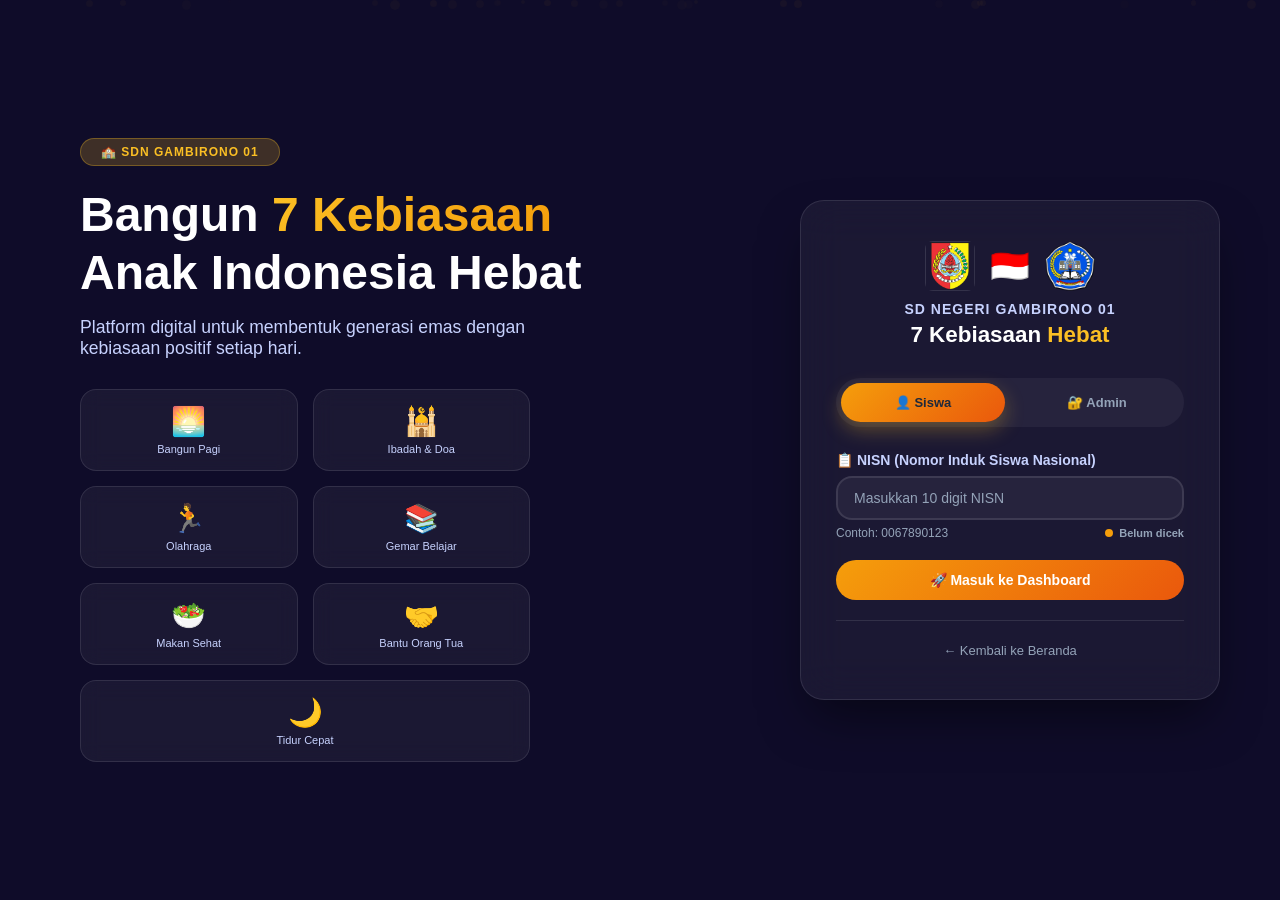
<file: user-dashboard.html>
<!DOCTYPE html>
<html lang="id">
<head>
    <meta charset="UTF-8">
    <meta name="viewport" content="width=device-width, initial-scale=1.0">
    <title>Dashboard Siswa - 7 Kebiasaan Anak Indonesia Hebat</title>
    <link rel="stylesheet" href="styles.css">
    <script src="config.js"></script>
    <script src="auth.js"></script>
    <script src="spreadsheet-api.js"></script>
    <script src="utils.js"></script>
    <script src="app.js"></script>
    <style>
        /* ... existing styles ... */
        .link-sosmed-section {
            background: rgba(251, 191, 36, 0.08);
            border: 2px solid rgba(251, 191, 36, 0.2);
            border-radius: var(--radius);
            padding: 20px;
            margin-bottom: 20px;
            transition: all 0.3s;
        }
        .link-sosmed-section.completed {
            border-color: #10b981;
            background: rgba(16, 185, 129, 0.08);
        }
        .link-sosmed-section .link-info {
            display: flex;
            justify-content: space-between;
            align-items: center;
            flex-wrap: wrap;
            gap: 10px;
        }
        .link-sosmed-section .link-info .badge-link {
            display: inline-block;
            padding: 4px 14px;
            border-radius: var(--radius-full);
            font-size: 12px;
            font-weight: 700;
        }
        .badge-link.pending { background: #f59e0b; color: #1e293b; }
        .badge-link.done { background: #10b981; color: white; }
        .badge-link.completed { background: #8b5cf6; color: white; }
        .link-sosmed-section .syarat-info {
            font-size: 12px;
            color: var(--text-muted);
            margin-top: 10px;
            padding: 10px 14px;
            background: rgba(255,255,255,0.03);
            border-radius: 8px;
        }
        .link-sosmed-section .syarat-info strong {
            color: var(--primary-light);
        }
        /* Style untuk warning tanggal */
        .tanggal-warning {
            color: #ef4444;
            display: block;
            margin-top: 5px;
            font-weight: 600;
            font-size: 12px;
        }
        .date-input-error {
            border-color: #ef4444 !important;
        }
    </style>
</head>
<body>

<!-- Loading -->
<div id="loadingOverlay" class="loading-overlay hidden">
    <div class="spinner"></div>
</div>

<!-- Navbar -->
<nav class="navbar" style="background: rgba(15,12,41,0.95); backdrop-filter: blur(20px); padding: 16px 32px; border-bottom: 1px solid var(--border-glass); position: sticky; top: 0; z-index: 100;">
    <div class="nav-container" style="max-width:1200px; margin:0 auto; display:flex; justify-content:space-between; align-items:center; flex-wrap:wrap; gap:15px;">
        <div class="logo" style="display:flex; align-items:center; gap:10px; font-weight:700; font-size:1.1rem;">
            <span>🇮🇩</span>
            <span>7 Kebiasaan Anak Indonesia Hebat</span>
        </div>
        <div class="nav-user">
            <div class="user-avatar" id="userAvatar"></div>
            <span id="userNameNav" style="font-weight:600;"></span>
            <span class="badge-kelas" id="userKelasNav"></span>
            <button onclick="logout()" class="btn btn-sm btn-outline" style="border-color: #ef4444; color: #ef4444;">Logout</button>
        </div>
    </div>
</nav>

<div class="container">
    <!-- Header -->
    <div class="dashboard-header">
        <div class="user-greeting">
            <h2>👋 Selamat Datang, <span id="greetingName"></span>!</h2>
            <p>🌟Catat setiap kebiasaan baikmu dengan jujur. Tidak perlu menjadi sempurna, yang terpenting adalah melakukannya secara konsisten setiap hari.</p>
            <p>🌟Kebiasaan baik hari ini adalah kesuksesanmu di masa depan. Lakukan dengan ikhlas, catat dengan jujur, dan teruslah berusaha menjadi lebih baik setiap hari.</p>
        </div>
        <div>
            <span style="font-size:14px; color:var(--text-muted);">📅 </span>
            <span id="currentDate" style="font-weight:600;"></span>
        </div>
    </div>

    <!-- Stats -->
    <div class="stats-grid" id="statsGrid">
        <div class="stat-card">
            <div class="stat-value" id="totalSkor">0</div>
            <div class="stat-label">🏆 Total Skor</div>
        </div>
        <div class="stat-card">
            <div class="stat-value" id="totalHari">0</div>
            <div class="stat-label">📅 Hari Aktif</div>
        </div>
        <div class="stat-card">
            <div class="stat-value" id="rataSkor">0</div>
            <div class="stat-label">⭐ Rata-rata</div>
        </div>
        <div class="stat-card">
            <div class="stat-value" id="skorTerakhir">0</div>
            <div class="stat-label">📝 Skor Terakhir</div>
        </div>
    </div>

    <!-- Form -->
    <div class="card">
        <h2 style="margin-bottom:20px;">📝 Catat Kebiasaan Hari Ini</h2>
        
        <div class="form-group">
            <label for="tanggalKegiatan">📅 Pilih Tanggal Kegiatan</label>
            <input type="date" id="tanggalKegiatan" class="date-input">
            <small>Pilih tanggal kegiatan yang ingin kamu isi (maksimal 7 hari yang lalu)</small>
        </div>

        <form id="habitForm">
            <!-- 1. Bangun Pagi -->
            <div class="habit-card">
                <h3>
                    🌅 1. Bangun Pagi
                    <span class="skor-indikator"></span>
                </h3>
                <p class="sub-title">Masukkan jam bangun pagi (contoh: 04:00 atau 05:30)</p>
                <div class="time-input-wrapper">
                    <input type="time" id="bangunPagi">
                    <span class="time-label">⏰ Waktu bangun</span>
                </div>
                <small>Kosongkan jika tidak diisi</small>
            </div>

            <!-- 2. Ibadah -->
            <div class="habit-card">
                <h3>
                    🕌 2. Ibadah & Doa
                    <span class="skor-indikator"></span>
                </h3>
                <p class="sub-title">Centang ibadah yang sudah kamu lakukan hari ini</p>
                <div id="ibadahChecklist" class="checkbox-grid"></div>
                
                <!-- Al-Quran dengan Terjemahan -->
                <div style="margin-top:20px; border-top: 1px solid var(--border-glass); padding-top: 15px;">
                    <label style="font-weight:600; color:var(--text-light);">📖 Baca Al-Quran & Terjemahan</label>
                    <p class="sub-title">Isi surat, ayat, dan terjemahan yang dibaca</p>
                    <div class="quran-row">
                        <div class="form-group">
                            <input type="text" id="quranSurat" placeholder="Nama Surat (contoh: Al-Fatihah)">
                        </div>
                        <div class="form-group">
                            <input type="text" id="quranAyat" placeholder="Ayat (contoh: 1)">
                        </div>
                        <div class="form-group">
    <textarea id="quranTerjemah" rows="3" placeholder="Arti Ayat Yang Kamu Baca (contoh: 1. Segala Puji Bagi Allah Tuhan Semesta Alam)"></textarea>
</div>
                  
                    <small>Isi jika membaca Al-Quran hari ini</small>
                </div>
            </div>

            <!-- 3. Olahraga -->
            <div class="habit-card">
                <h3>
                    🏃 3. Olahraga
                    <span class="skor-indikator"></span>
                </h3>
                <div class="form-row">
                    <div class="form-group">
                        <input type="text" id="olahragaWaktu" placeholder="Waktu (contoh: 06:30-07:00)">
                    </div>
                    <div class="form-group">
                        <input type="text" id="olahragaAktivitas" placeholder="Jenis Olahraga (contoh: Lari, Senam)">
                    </div>
                </div>
            </div>

            <!-- 4. Belajar -->
            <div class="habit-card">
                <h3>
                    📚 4. Gemar Belajar
                    <span class="skor-indikator"></span>
                </h3>
                <div class="form-row">
                    <div class="form-group">
                        <input type="text" id="belajarWaktu" placeholder="Waktu (contoh: 19:00-20:00)">
                    </div>
                    <div class="form-group">
                        <input type="text" id="belajarMateri" placeholder="Materi yang dipelajari (Contoh : Matematika Perkalian 5)">
                    </div>
                </div>
            </div>

            <!-- 5. Makan Sehat -->
            <div class="habit-card">
                <h3>
                    🥗 5. Makan Sehat
                    <span class="skor-indikator"></span>
                </h3>
                <p class="sub-title">Isi menu makan hari ini</p>
                <div class="form-row">
                    <div class="form-group">
                        <input type="text" id="makanPagi" placeholder="Sarapan (contoh: Nasi goreng)">
                    </div>
                    <div class="form-group">
                        <input type="text" id="makanSiang" placeholder="Makan Siang">
                    </div>
                    <div class="form-group">
                        <input type="text" id="makanMalam" placeholder="Makan Malam">
                    </div>
                </div>
            </div>

            <!-- 6. Bantu Orang Tua -->
           <div class="habit-card">
    <h3>
        🤝 6. Bantu Orang Tua
        <span class="skor-indikator"></span>
    </h3>
    <textarea id="bantuOrtu" rows="2" placeholder="Apa yang kamu bantu? (contoh: Merapikan tempat tidur, Mencuci piring, Menyapu)"></textarea>
</div>

            <!-- 7. Tidur Cepat -->
            <div class="habit-card">
                <h3>
                    🌙 7. Tidur Cepat
                    <span class="skor-indikator"></span>
                </h3>
                <p class="sub-title">Masukkan jam tidur malam (contoh: 21:00 atau 22:30)</p>
                <div class="time-input-wrapper">
                    <input type="time" id="tidurCepat">
                    <span class="time-label">⏰ Waktu tidur</span>
                </div>
                <small>Kosongkan jika tidak diisi</small>
            </div>

            <!-- ============ LINK SOSMED ============ -->
            <div class="link-sosmed-section" id="linkSosmedSection">
                <div class="link-info">
                    <div>
                        <h3 style="font-size:1rem; display:flex; align-items:center; gap:8px;">
                            📱 8. Upload Link Sosmed
                            <span class="skor-indikator"></span>
                        </h3>
                        <p class="sub-title" style="margin-top:4px;">
                            Upload bukti kegiatan sosial media kamu (Instagram/TikTok/YouTube)
                        </p>
                    </div>
                    <div>
                        <span class="badge-link pending" id="linkBadge">⏳ Belum</span>
                    </div>
                </div>
                
                <div class="form-group" style="margin-top:12px;">
                    <input type="url" id="linkSosmed" placeholder="https://www.instagram.com/... / https://www.youtube.com/..." 
                           style="width:100%;">
                    <small>Contoh: Link postingan Instagram, TikTok, atau YouTube</small>
                </div>

                <div class="syarat-info">
                    <div style="display:flex; justify-content:space-between; flex-wrap:wrap; gap:10px;">
                        <span>📌 <strong>Syarat:</strong> Minimal 1x per bulan, 2x per semester</span>
                        <span id="linkCounter" style="color:var(--text-muted);">📊 Sudah: 0 kali</span>
                    </div>
                    <div style="margin-top:8px;">
                        <span id="linkStatusText" style="color:var(--text-muted); font-size:12px;">
                            💡 Kamu perlu upload link minimal 1 kali di bulan ini
                        </span>
                    </div>
                </div>
            </div>

            <!-- Preview Skor - DISEMBUNYIKAN -->
            <div id="skorPreview" style="display:none;"></div>

            <button type="submit" class="btn btn-primary btn-block" id="submitBtn">
                💾 Simpan Kebiasaan
            </button>
        </form>
    </div>

    <!-- ============ TARGET PENGISIAN BULANAN ============ -->
    <div class="card target-section">
        <div class="target-header">
            <h3>🎯 Target Pengisian Bulanan</h3>
            <div class="target-info">
                Target: <strong>12 kali</strong> pengisian per bulan
            </div>
        </div>
        <div id="targetContainer">
            <div id="targetGrid" class="target-grid">
                <!-- Akan diisi oleh JavaScript -->
            </div>
        </div>
    </div>

    <!-- Riwayat -->
    <div class="card">
        <div class="flex-between">
            <h3>📋 Riwayat Pengisian</h3>
            <div>
                <button id="refreshHistoryBtn" class="btn btn-sm btn-secondary">🔄 Refresh</button>
            </div>
        </div>
        <div id="historyContainer">
            <div class="table-wrapper">
                <table class="data-table history-table">
                    <thead>
                        <tr>
                            <th>No</th>
                            <th>Tanggal</th>
                            <th>Bangun</th>
                            <th>Ibadah</th>
                            <th>Quran</th>
                            <th>Olahraga</th>
                            <th>Belajar</th>
                            <th>Makan</th>
                            <th>Bantu Ortu</th>
                            <th>Tidur</th>
                            <th>Link</th>
                            <th>Skor</th>
                            <th>Aksi</th>
                        </tr>
                    </thead>
                    <tbody id="historyTableBody">
                        <tr class="empty-row"><td colspan="13">Loading...</td></tr>
                    </tbody>
                </table>
            </div>
            <div id="paginationControls" style="display:flex; justify-content:center; gap:10px; margin-top:20px; flex-wrap:wrap;"></div>
        </div>
    </div>
</div>

<script>
    // ============ IBADAH LIST ============
    const ibadahGroups = [
        {
            label: '🕌 Sholat Wajib',
            items: ['Sholat Subuh', 'Sholat Dzuhur', 'Sholat Ashar', 'Sholat Magrib', 'Sholat Isya']
        },
        {
            label: '⭐ Sholat Sunnah',
            items: [
                'Sholat Dhuha',
                'Sholat Sunnah Rawatib (2 rakaat sebelum Subuh)',
                'Sholat Sunnah Rawatib (4 rakaat sebelum Dzuhur)',
                'Sholat Sunnah Rawatib (4 rakaat sesudah Dzuhur)',
                'Sholat Sunnah Rawatib (2 rakaat sesudah Magrib)',
                'Sholat Sunnah Rawatib (2 rakaat sesudah Isya)'
            ]
        },
        {
            label: '🌙 Sholat Tahajud & Doa',
            items: ['Sholat Tahajud', 'Doa & Dzikir']
        }
    ];

    // ============ INIT BAGIAN 1 ============
    const user = getCurrentUser();
    if (!user) window.location.href = 'login.html';

    // Set user info
    document.getElementById('userNameNav').innerText = user.nama;
    document.getElementById('userKelasNav').innerText = user.kelas || '-';
    document.getElementById('greetingName').innerText = user.nama;
    document.getElementById('userAvatar').innerText = user.nama.charAt(0).toUpperCase();
    document.getElementById('currentDate').innerText = new Date().toLocaleDateString('id-ID', {
        day: 'numeric', month: 'long', year: 'numeric'
    });

    // ============ TARGET BULANAN ============
    const TARGET_PER_BULAN = 12;
    const BULAN_INDONESIA = ['Januari', 'Februari', 'Maret', 'April', 'Mei', 'Juni', 
                             'Juli', 'Agustus', 'September', 'Oktober', 'November', 'Desember'];

    function getNamaBulan(monthIndex) {
        return BULAN_INDONESIA[monthIndex];
    }

    // ============ VALIDASI TANGGAL (DEFINISIKAN SEBELUM DIPANGGIL) ============
    function isValidTanggal(tanggal) {
        if (!tanggal) return { valid: false, message: 'Tanggal tidak boleh kosong' };
        
        const today = new Date();
        today.setHours(0, 0, 0, 0);
        
        const selectedDate = new Date(tanggal);
        selectedDate.setHours(0, 0, 0, 0);
        
        if (isNaN(selectedDate.getTime())) {
            return { valid: false, message: 'Format tanggal tidak valid' };
        }
        
        const diffTime = today.getTime() - selectedDate.getTime();
        const diffDays = Math.ceil(diffTime / (1000 * 60 * 60 * 24));
        
        if (diffDays > 7) {
            return {
                valid: false,
                message: `⚠️ Tanggal ${formatTanggal(tanggal)} sudah lewat ${diffDays} hari yang lalu. Maksimal 7 hari ke belakang.`
            };
        }
        
        if (diffDays < 0) {
            return {
                valid: false,
                message: '⚠️ Tidak boleh mengisi tanggal di masa depan!'
            };
        }
        
        return { valid: true, message: null };
    }

    function setDateLimit() {
        const today = new Date();
        const dateInput = document.getElementById('tanggalKegiatan');
        
        if (!dateInput) return;
        
        // Maksimal hari ini
        dateInput.max = today.toISOString().split('T')[0];
        
        // Minimal 7 hari yang lalu
        const minDate = new Date(today);
        minDate.setDate(today.getDate() - 7);
        dateInput.min = minDate.toISOString().split('T')[0];
        
        // Set default ke hari ini
        dateInput.value = today.toISOString().split('T')[0];
    }

    // ============ VALIDASI TANGGAL REAL-TIME ============
    document.addEventListener('DOMContentLoaded', function() {
        const tanggalInput = document.getElementById('tanggalKegiatan');
        if (tanggalInput) {
            tanggalInput.addEventListener('change', function() {
                const tanggal = this.value;
                if (!tanggal) return;
                
                const existingWarning = document.querySelector('.tanggal-warning');
                if (existingWarning) existingWarning.remove();
                
                const validasi = isValidTanggal(tanggal);
                if (!validasi.valid) {
                    const warning = document.createElement('small');
                    warning.className = 'tanggal-warning';
                    warning.textContent = validasi.message;
                    
                    const formGroup = this.closest('.form-group');
                    if (formGroup) formGroup.appendChild(warning);
                    this.classList.add('date-input-error');
                } else {
                    this.classList.remove('date-input-error');
                }
            });
        }
    });

    // ============ TARGET BULANAN ============
    function hitungTargetBulanan(habits) {
        const userHabits = habits.filter(h => h.Nama === user.nama);
        const targetData = [];
        const now = new Date();
        const currentYear = now.getFullYear();
        const currentMonth = now.getMonth();
        
        const bulanDenganData = new Set();
        userHabits.forEach(h => {
            if (h.Tanggal_Kegiatan) {
                const tgl = new Date(h.Tanggal_Kegiatan);
                if (!isNaN(tgl.getTime())) {
                    bulanDenganData.add(tgl.getMonth());
                }
            }
        });
        bulanDenganData.add(currentMonth);
        
        const bulanList = Array.from(bulanDenganData).sort((a, b) => a - b);
        const bulanTerakhir = bulanList.slice(-6);
        
        bulanTerakhir.forEach(monthIndex => {
            const year = currentYear;
            
            const bulanIni = userHabits.filter(h => {
                if (!h.Tanggal_Kegiatan) return false;
                const tgl = new Date(h.Tanggal_Kegiatan);
                if (isNaN(tgl.getTime())) return false;
                return tgl.getMonth() === monthIndex && tgl.getFullYear() === year;
            });
            
            const jumlah = bulanIni.length;
            const persentase = Math.min(100, Math.round((jumlah / TARGET_PER_BULAN) * 100));
            
            let status = 'belum';
            let statusLabel = 'Belum Mencapai';
            let progressClass = 'kurang';
            
            if (persentase >= 100) {
                status = 'istimewa';
                statusLabel = '🌟 Istimewa!';
                progressClass = 'istimewa';
            } else if (persentase >= 80) {
                status = 'selesai';
                statusLabel = '✅ Mendekati Target';
                progressClass = 'baik';
            } else if (persentase >= 50) {
                status = 'progress';
                statusLabel = '⏳ Sedang Berjalan';
                progressClass = 'cukup';
            } else if (persentase > 0) {
                status = 'progress';
                statusLabel = '⏳ Mulai Terisi';
                progressClass = 'cukup';
            } else {
                status = 'belum';
                statusLabel = '❌ Belum Terisi';
                progressClass = 'kurang';
            }
            
            if (monthIndex === currentMonth && jumlah === 0) {
                status = 'progress';
                statusLabel = '⏳ Belum Ada Pengisian';
                progressClass = 'kurang';
            }
            
            targetData.push({
                month: monthIndex,
                year: year,
                namaBulan: getNamaBulan(monthIndex),
                jumlah: jumlah,
                target: TARGET_PER_BULAN,
                persentase: persentase,
                status: status,
                statusLabel: statusLabel,
                progressClass: progressClass,
                isActive: (monthIndex === currentMonth)
            });
        });
        
        return targetData;
    }

    function renderTarget(habits) {
        const targetData = hitungTargetBulanan(habits);
        const container = document.getElementById('targetGrid');
        
        if (!targetData || targetData.length === 0) {
            container.innerHTML = '<p style="color:var(--text-muted); text-align:center; padding:20px;">Belum ada data target. Mulai isi kebiasaanmu!</p>';
            return;
        }
        
        let html = '';
        targetData.forEach((data) => {
            const circumference = 2 * Math.PI * 35;
            const offset = circumference - (data.persentase / 100) * circumference;
            
            html += `
                <div class="target-card">
                    <div class="bulan">${data.namaBulan} ${data.year}</div>
                    <div class="progress-circle">
                        <svg width="80" height="80" viewBox="0 0 80 80">
                            <circle class="bg" cx="40" cy="40" r="35"/>
                            <circle class="progress ${data.progressClass}" 
                                    cx="40" cy="40" r="35"
                                    stroke-dasharray="${circumference}"
                                    stroke-dashoffset="${offset}"/>
                        </svg>
                        <div class="center-text">${data.persentase}%</div>
                    </div>
                    <div class="detail">
                        <span class="isi">${data.jumlah}</span> / ${data.target} pengisian
                    </div>
                    <div class="status ${data.status}">${data.statusLabel}</div>
                </div>
            `;
        });
        
        container.innerHTML = html;
    }

    // ============ BUILD IBADAH CHECKLIST ============
    function isFriday() {
        return new Date().getDay() === 5;
    }

   function buildIbadahChecklist() {
    const container = document.getElementById('ibadahChecklist');
    let html = '';
    let isFirst = true;
    
    ibadahGroups.forEach((group) => {
        let items = [...group.items];
        
        if (group.label.includes('Wajib') && isFriday()) {
            items.push('Sholat Jum\'at');
        }
        
        if (!isFirst) {
            html += `<div class="group-divider"></div>`;
        }
        
        html += `<div class="group-label"><span class="icon">${group.label.split(' ')[0]}</span> ${group.label}</div>`;
        
        // === PERBAIKAN: Tambahkan wrapper div dengan class "checkbox-items" ===
        html += `<div class="checkbox-items">`;
        items.forEach(item => {
            html += `
                <label class="checkbox-item">
                    <input type="checkbox" class="ibadahCheck" value="${item}">
                    <span>${item}</span>
                </label>
            `;
        });
        html += `</div>`;
        
        isFirst = false;
    });
    
    container.innerHTML = html;
}

    function getCheckedIbadah() {
        return Array.from(document.querySelectorAll('.ibadahCheck:checked')).map(ch => ch.value);
    }

    // ============ GET FORM DATA ============
    function getFormData() {
        const bangun = document.getElementById('bangunPagi').value;
        const ibadahList = getCheckedIbadah();
        const quranSurat = document.getElementById('quranSurat').value.trim();
        const quranAyat = document.getElementById('quranAyat').value.trim();
        const quranTerjemah = document.getElementById('quranTerjemah').value.trim();
        const olahraga = document.getElementById('olahragaAktivitas').value.trim();
        const belajar = document.getElementById('belajarMateri').value.trim();
        const makanPagi = document.getElementById('makanPagi').value.trim();
        const makanSiang = document.getElementById('makanSiang').value.trim();
        const makanMalam = document.getElementById('makanMalam').value.trim();
        const bantuOrtu = document.getElementById('bantuOrtu').value.trim();
        const tidur = document.getElementById('tidurCepat').value;
        const linkSosmed = document.getElementById('linkSosmed').value.trim();

        const isEmpty = !bangun && ibadahList.length === 0 && !quranSurat && !olahraga && 
                       !belajar && !makanPagi && !makanSiang && !makanMalam && 
                       !bantuOrtu && !tidur && !linkSosmed;

        return {
            bangunWaktu: bangun || '-',
            ibadahList: ibadahList,
            quranSurat: quranSurat || '-',
            quranAyat: quranAyat || '-',
            quranTerjemah: quranTerjemah || '-',
            olahragaAktivitas: olahraga || '-',
            belajarMateri: belajar || '-',
            makanPagi: makanPagi || '-',
            makanSiang: makanSiang || '-',
            makanMalam: makanMalam || '-',
            bantuOrtu: bantuOrtu || '-',
            tidurWaktu: tidur || '-',
            linkSosmed: linkSosmed || '-',
            isEmpty: isEmpty
        };
    }

    // ============ CEK STATUS LINK SOSMED ============
    function updateLinkStatus(habits) {
        const userHabits = habits.filter(h => h.Nama === user.nama);
        const now = new Date();
        const bulanIni = now.getMonth();
        const tahunIni = now.getFullYear();
        
        const linkBulanIni = userHabits.filter(h => {
            const link = h.Link_sosmed || h.link_sosmed || h.Link_Sosmed || h['Link_sosmed'] || '';
            if (!link || link === '-' || link === '' || link === 'undefined') return false;
            
            const tgl = new Date(h.Tanggal_Kegiatan);
            if (isNaN(tgl.getTime())) return false;
            
            return tgl.getMonth() === bulanIni && tgl.getFullYear() === tahunIni;
        });
        
        const startSemester = new Date(now.getFullYear(), Math.floor(now.getMonth() / 6) * 6, 1);
        const linkSemester = userHabits.filter(h => {
            const link = h.Link_sosmed || h.link_sosmed || h.Link_Sosmed || h['Link_sosmed'] || '';
            if (!link || link === '-' || link === '' || link === 'undefined') return false;
            
            const tgl = new Date(h.Tanggal_Kegiatan);
            if (isNaN(tgl.getTime())) return false;
            
            return tgl >= startSemester;
        });
        
        const countBulanIni = linkBulanIni.length;
        const countSemester = linkSemester.length;
        const sudahCukupSemester = countSemester >= 2;
        
        const section = document.getElementById('linkSosmedSection');
        const badge = document.getElementById('linkBadge');
        const counter = document.getElementById('linkCounter');
        const statusText = document.getElementById('linkStatusText');
        const linkInput = document.getElementById('linkSosmed');
        
        counter.textContent = `📊 Sudah: ${countSemester} kali (semester) / ${countBulanIni} kali (bulan ini)`;
        
        if (sudahCukupSemester) {
            section.style.opacity = '0.5';
            section.style.pointerEvents = 'none';
            badge.textContent = '✅ Selesai';
            badge.className = 'badge-link completed';
            statusText.textContent = '🎉 Selamat! Kamu sudah memenuhi target 2x di semester ini!';
            statusText.style.color = '#10b981';
            linkInput.disabled = true;
            linkInput.placeholder = '✅ Target semester sudah terpenuhi';
        } else if (countBulanIni >= 1) {
            section.style.opacity = '0.6';
            section.style.pointerEvents = 'none';
            badge.textContent = '✅ Bulan ini selesai';
            badge.className = 'badge-link done';
            statusText.textContent = `✅ Kamu sudah upload ${countBulanIni} kali bulan ini. Target bulan ini terpenuhi!`;
            statusText.style.color = '#10b981';
            linkInput.disabled = true;
            linkInput.placeholder = '✅ Target bulan ini sudah terpenuhi';
        } else {
            section.style.opacity = '1';
            section.style.pointerEvents = 'auto';
            badge.textContent = `⏳ ${countBulanIni}/1`;
            badge.className = 'badge-link pending';
            statusText.textContent = `📌 Kamu perlu upload link 1 kali lagi di bulan ini (total 2 kali per semester)`;
            statusText.style.color = 'var(--text-muted)';
            linkInput.disabled = false;
            linkInput.placeholder = 'https://www.instagram.com/... / https://www.youtube.com/...';
        }
    }

    // ============ PAGINATION ============
    let currentPage = 1;
    let itemsPerPage = 10;
    let allUserHabits = [];

    function renderHistory(habits) {
        const userHabits = habits.filter(h => h.Nama === user.nama);
        const tbody = document.getElementById('historyTableBody');
        
        if (!userHabits || userHabits.length === 0) {
            tbody.innerHTML = `<tr class="empty-row"><td colspan="13">📭 Belum ada riwayat pengisian</td></tr>`;
            document.getElementById('paginationControls').innerHTML = '';
            return;
        }

        const sorted = [...userHabits].sort((a, b) => {
            return new Date(b.Tanggal_Kegiatan) - new Date(a.Tanggal_Kegiatan);
        });

        const totalPages = Math.ceil(sorted.length / itemsPerPage);
        const startIndex = (currentPage - 1) * itemsPerPage;
        const endIndex = Math.min(startIndex + itemsPerPage, sorted.length);
        const currentData = sorted.slice(startIndex, endIndex);

        let html = '';
        currentData.forEach((h, idx) => {
            const nomor = startIndex + idx + 1;
            const skor = parseInt(h.TOTAL_SKOR) || 0;
            const skorClass = getSkorClass(skor);
            
            let quranText = '-';
            if (h.Quran_Surat && h.Quran_Surat !== '-') {
                quranText = h.Quran_Surat;
                if (h.Quran_Ayat && h.Quran_Ayat !== '-') quranText += ` (${h.Quran_Ayat})`;
                if (h.Quran_Terjemah && h.Quran_Terjemah !== '-') quranText += `: ${h.Quran_Terjemah}`;
            }
            
            const linkText = h.Link_sosmed && h.Link_sosmed !== '-' && h.Link_sosmed !== '' 
                ? `<a href="${h.Link_sosmed}" target="_blank" style="color:var(--primary-light); text-decoration:underline; font-size:11px;">🔗 Link</a> <span style="font-size:11px;color:var(--text-muted);">(${h.Skor_Link || 0})</span>` 
                : '-';
            
            html += `
                <tr>
                    <td>${nomor}</td>
                    <td>${formatTanggal(h.Tanggal_Kegiatan)}</td>
                    <td>${formatTimeDisplay(h.Bangun_Pagi_Jam)} <span style="font-size:11px;color:var(--text-muted);">(${h.Bangun_Pagi_Skor || 0})</span></td>
                    <td>${h.Ibadah_List && h.Ibadah_List !== '-' ? (h.Ibadah_List.length > 15 ? h.Ibadah_List.substring(0,15)+'...' : h.Ibadah_List) : '-'} <span style="font-size:11px;color:var(--text-muted);">(${h.Ibadah_Skor || 0})</span></td>
                    <td>${quranText} <span style="font-size:11px;color:var(--text-muted);">(${h.Quran_Skor || 0})</span></td>
                    <td>${h.Olahraga_Aktivitas && h.Olahraga_Aktivitas !== '-' ? h.Olahraga_Aktivitas : '-'} ${formatTimeDisplay(h.Olahraga_Waktu) !== '-' ? `(${formatTimeDisplay(h.Olahraga_Waktu)})` : ''} <span style="font-size:11px;color:var(--text-muted);">(${h.Olahraga_Skor || 0})</span></td>
                    <td>${h.Belajar_Materi && h.Belajar_Materi !== '-' ? h.Belajar_Materi : '-'} ${formatTimeDisplay(h.Belajar_Waktu) !== '-' ? `(${formatTimeDisplay(h.Belajar_Waktu)})` : ''} <span style="font-size:11px;color:var(--text-muted);">(${h.Belajar_Skor || 0})</span></td>
                    <td>${h.Makan_Pagi && h.Makan_Pagi !== '-' ? '✓' : '-'} <span style="font-size:11px;color:var(--text-muted);">(${h.Makan_Skor || 0})</span></td>
                    <td>${h.Bantu_Ortu && h.Bantu_Ortu !== '-' ? '✓' : '-'} <span style="font-size:11px;color:var(--text-muted);">(${h.Bantu_Ortu_Skor || 0})</span></td>
                    <td>${formatTimeDisplay(h.Tidur_Jam)} <span style="font-size:11px;color:var(--text-muted);">(${h.Tidur_Skor || 0})</span></td>
                    <td>${linkText}</td>
                    <td><span class="skor-badge ${skorClass}">${skor}</span></td>
                    <td>
                        <button class="btn-delete-sm" onclick="deleteHabit('${h.ID || idx}', '${h.Tanggal_Kegiatan}')">🗑️</button>
                    </td>
                </tr>
            `;
        });

        tbody.innerHTML = html;
        renderPagination(totalPages);
    }

    function renderPagination(totalPages) {
        const container = document.getElementById('paginationControls');
        if (totalPages <= 1) {
            container.innerHTML = '';
            return;
        }

        let html = '';
        for (let i = 1; i <= totalPages; i++) {
            html += `<button class="btn-pagination ${i === currentPage ? 'active' : ''}" onclick="goToPage(${i})">${i}</button>`;
        }
        container.innerHTML = html;
    }

    function goToPage(page) {
        currentPage = page;
        if (allUserHabits.length > 0) {
            renderHistory(allUserHabits);
        }
    }

    // ============ DELETE HABIT ============
    async function deleteHabit(id, tanggal) {
        if (!confirm(`Hapus data kebiasaan tanggal ${tanggal}?`)) return;
        
        showLoading(true);
        try {
            const result = await deleteHabitFromSheet(id, user.nama, tanggal);
            showLoading(false);
            if (result.success) {
                showToast('✅ Data berhasil dihapus', 'success');
                await loadData();
            } else {
                showToast('❌ Gagal menghapus data', 'error');
            }
        } catch (e) {
            showLoading(false);
            showToast('❌ Error: ' + e.message, 'error');
        }
    }

    // ============ LOAD DATA ============
    async function loadData() {
        showLoading(true);
        try {
            const result = await getHabitsFromSheet(true);
            
            if (result.success) {
                allUserHabits = result.data || [];
                console.log('📥 Data loaded:', allUserHabits.length, 'entries');
                
                const userHabits = allUserHabits.filter(h => h.Nama === user.nama);
                console.log('👤 User habits:', userHabits.length);
                
                userHabits.forEach((h, idx) => {
                    const link = h.Link_sosmed || h.link_sosmed || h.Link_Sosmed || h['Link_sosmed'] || '';
                    console.log(`  ${idx+1}. ${h.Tanggal_Kegiatan} -> Link: "${link}" | Skor_Link: ${h.Skor_Link || h.skor_link || 0}`);
                });
                
                currentPage = 1;
                renderHistory(allUserHabits);
                updateStats(allUserHabits);
                renderTarget(allUserHabits);
                
                setTimeout(() => {
                    updateLinkStatus(allUserHabits);
                }, 300);
                
            } else {
                console.error('Load data error:', result);
                showToast('❌ Gagal memuat data', 'error');
            }
        } catch (e) {
            console.error('Load data error:', e);
            showToast('❌ Error: ' + e.message, 'error');
        }
        showLoading(false);
    }

    // ============ UPDATE STATS ============
    function updateStats(habits) {
        const userHabits = habits.filter(h => h.Nama === user.nama);
        
        let totalSkor = 0;
        userHabits.forEach(h => {
            totalSkor += parseInt(h.TOTAL_SKOR) || 0;
        });
        
        const hariAktif = userHabits.length;
        const rataSkor = hariAktif > 0 ? (totalSkor / hariAktif).toFixed(1) : 0;
        
        let skorTerakhir = 0;
        if (userHabits.length > 0) {
            const sorted = [...userHabits].sort((a, b) => {
                return new Date(b.Tanggal_Kegiatan) - new Date(a.Tanggal_Kegiatan);
            });
            skorTerakhir = parseInt(sorted[0].TOTAL_SKOR) || 0;
        }
        
        document.getElementById('totalSkor').innerText = totalSkor;
        document.getElementById('totalHari').innerText = hariAktif;
        document.getElementById('rataSkor').innerText = rataSkor;
        document.getElementById('skorTerakhir').innerText = skorTerakhir;
    }

    // ============ CEK DUPLIKAT ============
    async function cekDuplikasiTanggal(tanggal) {
        try {
            const result = await getHabitsFromSheet();
            if (!result.success) return false;
            
            const userHabits = result.data.filter(h => h.Nama === user.nama);
            const tanggalFormatted = formatTanggal(tanggal);
            
            return userHabits.some(h => h.Tanggal_Kegiatan === tanggalFormatted);
        } catch (e) {
            console.error('Cek duplikat error:', e);
            return false;
        }
    }

    // ============ SUBMIT FORM ============
    document.getElementById('habitForm').addEventListener('submit', async (e) => {
        e.preventDefault();
        
        const tanggalKegiatan = document.getElementById('tanggalKegiatan').value;
        if (!tanggalKegiatan) {
            showToast('⚠️ Pilih tanggal kegiatan!', 'warning');
            return;
        }

        const validasiTanggal = isValidTanggal(tanggalKegiatan);
        if (!validasiTanggal.valid) {
            showToast(validasiTanggal.message, 'warning');
            return;
        }

        const isDuplicate = await cekDuplikasiTanggal(tanggalKegiatan);
        if (isDuplicate) {
            showToast('⚠️ Tanggal ini sudah diisi! Pilih tanggal lain.', 'warning');
            return;
        }

        const tanggalFormatted = formatTanggal(tanggalKegiatan);
        const ibadahList = getCheckedIbadah();
        const formData = getFormData();
        
        const skorKebiasaan = hitungSkor(formData);
        
        const linkInput = document.getElementById('linkSosmed');
        const linkSosmed = linkInput ? linkInput.value.trim() : '';
        
        let skorLink = 0;
        let linkValid = false;
        
        if (linkSosmed && linkSosmed !== '' && linkSosmed !== '-') {
            if (linkSosmed.startsWith('http://') || linkSosmed.startsWith('https://')) {
                skorLink = 20;
                linkValid = true;
            } else {
                showToast('⚠️ Link harus diawali http:// atau https://', 'warning');
                return;
            }
        }
        
        const totalSkor = skorKebiasaan.total + skorLink;
        
        const data = {
            ID: generateId(),
            Timestamp: new Date().toISOString(),
            Tanggal_Kegiatan: tanggalFormatted,
            Nama: user.nama,
            Kelas: user.kelas || '-',
            Bangun_Pagi_Jam: document.getElementById('bangunPagi').value || '-',
            Bangun_Pagi_Skor: skorKebiasaan.skorBangun,
            Ibadah_List: ibadahList.join(', ') || '-',
            Ibadah_Jumlah: ibadahList.length,
            Ibadah_Skor: skorKebiasaan.skorIbadah,
            Quran_Surat: document.getElementById('quranSurat').value.trim() || '-',
            Quran_Ayat: document.getElementById('quranAyat').value.trim() || '-',
            Quran_Terjemah: document.getElementById('quranTerjemah').value.trim() || '-',
            Quran_Skor: skorKebiasaan.skorQuran,
            Olahraga_Waktu: document.getElementById('olahragaWaktu').value.trim() || '-',
            Olahraga_Aktivitas: document.getElementById('olahragaAktivitas').value.trim() || '-',
            Olahraga_Skor: skorKebiasaan.skorOlahraga,
            Belajar_Waktu: document.getElementById('belajarWaktu').value.trim() || '-',
            Belajar_Materi: document.getElementById('belajarMateri').value.trim() || '-',
            Belajar_Skor: skorKebiasaan.skorBelajar,
            Makan_Pagi: document.getElementById('makanPagi').value.trim() || '-',
            Makan_Siang: document.getElementById('makanSiang').value.trim() || '-',
            Makan_Malam: document.getElementById('makanMalam').value.trim() || '-',
            Makan_Skor: skorKebiasaan.skorMakan,
            Bantu_Ortu: document.getElementById('bantuOrtu').value.trim() || '-',
            Bantu_Ortu_Skor: skorKebiasaan.skorBantuOrtu,
            Tidur_Jam: document.getElementById('tidurCepat').value || '-',
            Tidur_Skor: skorKebiasaan.skorTidur,
            Link_sosmed: linkValid ? linkSosmed : '',
            Skor_Link: skorLink,
            TOTAL_SKOR: totalSkor
        };

        console.log('Data yang akan dikirim:', data);

        showLoading(true);
        const btn = document.getElementById('submitBtn');
        btn.disabled = true;
        btn.textContent = '⏳ Menyimpan...';

        try {
            const result = await submitHabitToSheet(data);
            showLoading(false);
            btn.disabled = false;
            btn.textContent = '💾 Simpan Kebiasaan';

            if (result.success) {
                const kategori = getKategori(totalSkor);
                let msg = `✅ Berhasil! Skor: ${totalSkor} - ${kategori.icon} ${kategori.label}`;
                if (skorLink > 0) {
                    msg += ` (+${skorLink} dari Link Sosmed)`;
                }
                showToast(msg, 'success');
                
                document.getElementById('habitForm').reset();
                document.getElementById('tanggalKegiatan').value = new Date().toISOString().split('T')[0];
                buildIbadahChecklist();
                
                const linkInputReset = document.getElementById('linkSosmed');
                if (linkInputReset) {
                    linkInputReset.value = '';
                    linkInputReset.disabled = false;
                }
                
                document.getElementById('skorPreview').style.display = 'none';
                
                await loadData();
            } else {
                showToast('❌ Gagal menyimpan data!', 'error');
            }
        } catch (e) {
            showLoading(false);
            btn.disabled = false;
            btn.textContent = '💾 Simpan Kebiasaan';
            showToast('❌ Error: ' + e.message, 'error');
        }
    });

    // ============ REFRESH ============
    document.getElementById('refreshHistoryBtn').addEventListener('click', loadData);

    // ============ INIT BAGIAN 2 ============
    setDateLimit();
    buildIbadahChecklist();
    loadData();

    // Auto-disable link input jika sudah cukup
    // Status akan diupdate oleh loadData()
</script>
</body>
</html>
</file>
<file: styles.css>
/* ============ GLOBAL STYLES ============ */
* {
    margin: 0;
    padding: 0;
    box-sizing: border-box;
}

:root {
    --primary: #f59e0b;
    --primary-dark: #d97706;
    --primary-light: #fbbf24;
    --primary-gradient: linear-gradient(135deg, #f59e0b, #ea580c);
    --bg-dark: #0f0c29;
    --bg-mid: #302b63;
    --bg-light: #24243e;
    --text-white: #ffffff;
    --text-muted: #94a3b8;
    --text-light: #c7d2fe;
    --border-glass: rgba(255, 255, 255, 0.1);
    --shadow-glow: 0 25px 50px -12px rgba(0, 0, 0, 0.5);
    --radius: 16px;
    --radius-lg: 24px;
    --radius-full: 9999px;
}

body {
    font-family: 'Segoe UI', 'Poppins', Tahoma, Geneva, Verdana, sans-serif;
    background: var(--bg-dark);
    color: var(--text-white);
    min-height: 100vh;
    overflow-x: hidden;
}

/* ============ CONTAINER ============ */
.container {
    max-width: 1200px;
    margin: 0 auto;
    padding: 20px;
}

/* ============ CARDS ============ */
.card {
    background: rgba(255, 255, 255, 0.05);
    backdrop-filter: blur(20px);
    border-radius: var(--radius-lg);
    padding: 28px;
    margin-bottom: 24px;
    border: 1px solid var(--border-glass);
    box-shadow: var(--shadow-glow);
}

.card-white {
    background: white;
    border-radius: var(--radius-lg);
    padding: 28px;
    margin-bottom: 24px;
    box-shadow: 0 10px 25px -5px rgba(0, 0, 0, 0.1);
    color: #1e293b;
}

/* ============ BUTTONS ============ */
.btn {
    padding: 12px 28px;
    border-radius: var(--radius-full);
    border: none;
    font-weight: 700;
    cursor: pointer;
    transition: all 0.3s;
    font-size: 14px;
    display: inline-flex;
    align-items: center;
    gap: 8px;
    justify-content: center;
    text-decoration: none;
}

.btn-primary {
    background: var(--primary-gradient);
    color: white;
}

.btn-primary:hover {
    transform: translateY(-2px);
    box-shadow: 0 8px 25px rgba(245, 158, 11, 0.4);
}

.btn-secondary {
    background: rgba(255, 255, 255, 0.1);
    color: white;
    border: 1px solid var(--border-glass);
}

.btn-secondary:hover {
    background: rgba(255, 255, 255, 0.2);
}

.btn-outline {
    background: transparent;
    border: 2px solid var(--primary);
    color: var(--primary);
}

.btn-outline:hover {
    background: var(--primary);
    color: white;
}

.btn-danger {
    background: #ef4444;
    color: white;
}

.btn-danger:hover {
    background: #dc2626;
}

.btn-success {
    background: #10b981;
    color: white;
}

.btn-success:hover {
    background: #059669;
}

.btn-sm {
    padding: 6px 16px;
    font-size: 12px;
}

.btn-block {
    width: 100%;
}

.btn:disabled {
    opacity: 0.5;
    cursor: not-allowed;
    transform: none !important;
}

/* ============ FORM ELEMENTS ============ */
.form-group {
    margin-bottom: 20px;
}

.form-group label {
    font-weight: 600;
    color: var(--text-light);
    display: block;
    margin-bottom: 8px;
    font-size: 14px;
}

input, select, textarea {
    width: 100%;
    padding: 12px 16px;
    border: 2px solid var(--border-glass);
    border-radius: var(--radius);
    font-size: 14px;
    background: rgba(255, 255, 255, 0.05);
    color: white;
    transition: all 0.3s;
}

input:focus, select:focus, textarea:focus {
    outline: none;
    border-color: var(--primary);
    box-shadow: 0 0 0 4px rgba(245, 158, 11, 0.1);
}

input::placeholder, textarea::placeholder {
    color: var(--text-muted);
}

select option {
    background: #1e293b;
    color: white;
}

/* ============ TABS ============ */
.tabs {
    display: flex;
    gap: 12px;
    margin-bottom: 24px;
    flex-wrap: wrap;
}

.tab {
    padding: 10px 24px;
    border-radius: var(--radius-full);
    cursor: pointer;
    background: rgba(255, 255, 255, 0.05);
    font-weight: 600;
    border: none;
    transition: all 0.3s;
    color: var(--text-muted);
}

.tab.active {
    background: var(--primary-gradient);
    color: white;
}

.tab:hover:not(.active) {
    background: rgba(255, 255, 255, 0.1);
    color: white;
}

.tab-content.hidden {
    display: none;
}

/* ============ TABLES ============ */
.table-wrapper {
    overflow-x: auto;
    border-radius: var(--radius);
    border: 1px solid var(--border-glass);
    background: rgba(255, 255, 255, 0.03);
}

.data-table {
    width: 100%;
    border-collapse: collapse;
    font-size: 14px;
}

.data-table th {
    background: var(--primary-gradient);
    color: white;
    padding: 14px 16px;
    text-align: left;
    white-space: nowrap;
}

.data-table td {
    padding: 12px 16px;
    border-bottom: 1px solid var(--border-glass);
}

.data-table tr:hover {
    background: rgba(255, 255, 255, 0.05);
}

.data-table .empty-row td {
    text-align: center;
    padding: 40px;
    color: var(--text-muted);
}

/* ============ SKOR BADGES ============ */
.skor-badge {
    display: inline-block;
    padding: 4px 14px;
    border-radius: var(--radius-full);
    font-weight: 700;
    font-size: 13px;
    color: white;
}

.skor-istimewa { background: #8b5cf6; }
.skor-sangat-baik { background: #10b981; }
.skor-baik { background: #f59e0b; }
.skor-cukup { background: #3b82f6; }
.skor-perlu { background: #ef4444; }

/* ============ STATS GRID ============ */
.stats-grid {
    display: grid;
    grid-template-columns: repeat(auto-fit, minmax(180px, 1fr));
    gap: 20px;
    margin-bottom: 30px;
}

.stat-card {
    background: rgba(255, 255, 255, 0.05);
    border-radius: var(--radius);
    padding: 20px;
    text-align: center;
    border: 1px solid var(--border-glass);
}

.stat-value {
    font-size: 32px;
    font-weight: 800;
    color: var(--primary-light);
}

.stat-label {
    font-size: 12px;
    color: var(--text-muted);
    margin-top: 5px;
}

/* ============ LOADING ============ */
.loading-overlay {
    position: fixed;
    top: 0;
    left: 0;
    right: 0;
    bottom: 0;
    background: rgba(0, 0, 0, 0.7);
    display: flex;
    align-items: center;
    justify-content: center;
    z-index: 9999;
    backdrop-filter: blur(10px);
}

.loading-overlay.hidden {
    display: none;
}

.spinner {
    width: 50px;
    height: 50px;
    border: 4px solid rgba(245, 158, 11, 0.1);
    border-top: 4px solid var(--primary);
    border-radius: 50%;
    animation: spin 1s linear infinite;
}

@keyframes spin {
    to { transform: rotate(360deg); }
}

/* ============ TOAST ============ */
.toast {
    position: fixed;
    bottom: 30px;
    left: 50%;
    transform: translateX(-50%);
    padding: 14px 28px;
    border-radius: var(--radius-full);
    z-index: 1000;
    animation: slideUp 0.3s ease;
    box-shadow: 0 10px 30px rgba(0, 0, 0, 0.3);
    font-size: 14px;
    text-align: center;
    max-width: 90%;
    font-weight: 600;
}

@keyframes slideUp {
    from {
        transform: translateX(-50%) translateY(20px);
        opacity: 0;
    }
    to {
        transform: translateX(-50%) translateY(0);
        opacity: 1;
    }
}

/* ============ HIDDEN ============ */
.hidden {
    display: none !important;
}

/* ============ FLEX ============ */
.flex-between {
    display: flex;
    justify-content: space-between;
    align-items: center;
    flex-wrap: wrap;
    gap: 16px;
}

.flex-center {
    display: flex;
    justify-content: center;
    align-items: center;
    gap: 10px;
}

.btn-group {
    display: flex;
    gap: 10px;
    flex-wrap: wrap;
}

/* ============ TEXT ============ */
.text-center { text-align: center; }
.text-muted { color: var(--text-muted); }
.text-primary { color: var(--primary); }
.text-white { color: white; }

/* ============ MISC ============ */
small {
    color: var(--text-muted);
    font-size: 12px;
}

/* ============ RESPONSIVE ============ */
@media (max-width: 768px) {
    .container { padding: 16px; }
    .card { padding: 20px; }
    .stats-grid { grid-template-columns: repeat(2, 1fr); }
    .data-table th,
    .data-table td { padding: 8px 10px; font-size: 11px; }
    .tabs { gap: 8px; }
    .tab { padding: 8px 16px; font-size: 12px; }
}

@media (max-width: 480px) {
    .stats-grid { grid-template-columns: 1fr 1fr; gap: 12px; }
    .stat-card { padding: 15px; }
    .stat-value { font-size: 24px; }
}
/* ============ TARGET BULANAN ============ */
.target-section {
    margin-top: 30px;
}
.target-section .target-header {
    display: flex;
    justify-content: space-between;
    align-items: center;
    flex-wrap: wrap;
    gap: 15px;
    margin-bottom: 20px;
}
.target-section .target-header h3 {
    font-size: 1.2rem;
}
.target-section .target-header .target-info {
    font-size: 13px;
    color: var(--text-muted);
}
.target-section .target-header .target-info strong {
    color: var(--primary-light);
}
.target-grid {
    display: grid;
    grid-template-columns: repeat(auto-fit, minmax(180px, 1fr));
    gap: 15px;
}
.target-card {
    background: rgba(255,255,255,0.05);
    border-radius: var(--radius);
    padding: 18px 16px;
    text-align: center;
    border: 1px solid var(--border-glass);
    transition: all 0.3s;
}
.target-card:hover {
    background: rgba(255,255,255,0.08);
    transform: translateY(-3px);
}
.target-card .bulan {
    font-size: 14px;
    font-weight: 700;
    color: white;
    margin-bottom: 8px;
}
.target-card .progress-circle {
    position: relative;
    width: 80px;
    height: 80px;
    margin: 0 auto 10px;
}
.target-card .progress-circle svg {
    transform: rotate(-90deg);
}
.target-card .progress-circle .bg {
    fill: none;
    stroke: rgba(255,255,255,0.1);
    stroke-width: 6;
}
.target-card .progress-circle .progress {
    fill: none;
    stroke-width: 6;
    stroke-linecap: round;
    transition: stroke-dashoffset 0.8s ease;
}
/* === WARNA PROGRESS BERDASARKAN PERSENTASE === */
.target-card .progress-circle .progress.istimewa { 
    stroke: #8b5cf6; 
}
.target-card .progress-circle .progress.baik { 
    stroke: #10b981; 
}
.target-card .progress-circle .progress.cukup { 
    stroke: #f59e0b; 
}
.target-card .progress-circle .progress.kurang { 
    stroke: #ef4444; 
}
.target-card .progress-circle .center-text {
    position: absolute;
    top: 50%;
    left: 50%;
    transform: translate(-50%, -50%);
    font-size: 18px;
    font-weight: 800;
    color: white;
}
.target-card .detail {
    font-size: 12px;
    color: var(--text-muted);
}
.target-card .detail .isi {
    color: white;
    font-weight: 600;
}
.target-card .status {
    display: inline-block;
    padding: 2px 12px;
    border-radius: var(--radius-full);
    font-size: 11px;
    font-weight: 600;
    margin-top: 6px;
}
.target-card .status.selesai { background: #10b981; color: white; }
.target-card .status.progress { background: #f59e0b; color: #1e293b; }
.target-card .status.belum { background: #ef4444; color: white; }
.target-card .status.istimewa { background: #8b5cf6; color: white; }

/* ============ CHECKLIST SHOLAT SUNNAH ============ */
.checkbox-items {
    display: flex;
    flex-direction: column;
    gap: 4px;
    margin-top: 4px;
}

.checkbox-item {
    display: flex;
    align-items: center;
    gap: 10px;
    padding: 6px 12px;
    border-radius: 8px;
    cursor: pointer;
    transition: all 0.2s;
    background: rgba(255, 255, 255, 0.03);
    border: 1px solid transparent;
}

.checkbox-item:hover {
    background: rgba(255, 255, 255, 0.07);
    border-color: var(--border-glass);
}

.checkbox-item input[type="checkbox"] {
    width: 18px;
    height: 18px;
    min-width: 18px;
    accent-color: var(--primary);
    cursor: pointer;
}

.checkbox-item span {
    font-size: 13px;
    color: var(--text-light);
}

/* Group label */
.group-label {
    font-weight: 700;
    color: white;
    font-size: 14px;
    margin-bottom: 4px;
    padding: 4px 0;
}

.group-divider {
    border-top: 1px solid var(--border-glass);
    margin: 10px 0;
}

/* ============ RESPONSIVE MOBILE LENGKAP ============ */

/* ============ MEDIA QUERY UNTUK TABLET & HP ============ */
@media (max-width: 992px) {
    .container {
        padding: 16px !important;
    }
    .card {
        padding: 20px !important;
        border-radius: 14px !important;
    }
}

/* ============ MEDIA QUERY UNTUK HP ============ */
@media (max-width: 768px) {
    /* === CONTAINER === */
    .container {
        padding: 12px !important;
    }

    /* === CARD === */
    .card {
        padding: 16px !important;
        border-radius: 12px !important;
        margin-bottom: 16px !important;
    }
    .card h2 {
        font-size: 1.1rem !important;
        margin-bottom: 14px !important;
    }
    .card h3 {
        font-size: 0.9rem !important;
    }

    /* === NAVBAR === */
    .navbar {
        padding: 10px 14px !important;
    }
    .nav-container {
        flex-direction: column !important;
        align-items: stretch !important;
        gap: 8px !important;
    }
    .logo {
        font-size: 0.9rem !important;
        justify-content: center !important;
    }
    .nav-user {
        display: flex !important;
        flex-wrap: wrap !important;
        align-items: center !important;
        justify-content: center !important;
        gap: 6px !important;
        font-size: 13px !important;
    }
    .user-avatar {
        width: 32px !important;
        height: 32px !important;
        font-size: 13px !important;
        min-width: 32px !important;
    }
    .badge-kelas {
        font-size: 10px !important;
        padding: 2px 10px !important;
    }
    .btn-sm {
        padding: 4px 12px !important;
        font-size: 11px !important;
        min-height: 32px !important;
    }

    /* === HEADER DASHBOARD === */
    .dashboard-header {
        flex-direction: column !important;
        text-align: center !important;
        gap: 8px !important;
        padding: 12px 0 !important;
    }
    .dashboard-header h2 {
        font-size: 1.1rem !important;
    }
    .dashboard-header p {
        font-size: 12px !important;
        line-height: 1.5 !important;
    }
    .user-greeting p {
        font-size: 12px !important;
    }

    /* === STATS GRID === */
    .stats-grid {
        grid-template-columns: 1fr 1fr !important;
        gap: 10px !important;
        margin-bottom: 16px !important;
    }
    .stat-card {
        padding: 14px 10px !important;
        border-radius: 12px !important;
    }
    .stat-value {
        font-size: 22px !important;
    }
    .stat-label {
        font-size: 10px !important;
    }

    /* === FORM === */
    .form-group {
        margin-bottom: 12px !important;
    }
    .form-group label {
        font-size: 13px !important;
        margin-bottom: 5px !important;
    }
    .form-group input,
    .form-group select,
    .form-group textarea {
        font-size: 14px !important;
        padding: 10px 14px !important;
        min-height: 44px !important;
        border-radius: 12px !important;
    }
    .form-group small {
        font-size: 10px !important;
    }
    .form-row {
        flex-direction: column !important;
        gap: 10px !important;
    }
    .form-row .form-group {
        width: 100% !important;
        flex: none !important;
    }

    /* === HABIT CARD === */
    .habit-card {
        padding: 14px !important;
        margin-bottom: 12px !important;
        border-radius: 12px !important;
    }
    .habit-card h3 {
        font-size: 0.85rem !important;
        flex-wrap: wrap !important;
        gap: 6px !important;
    }
    .habit-card .sub-title {
        font-size: 12px !important;
        margin-top: 4px !important;
    }
    .habit-card small {
        font-size: 10px !important;
        display: block !important;
        margin-top: 4px !important;
    }
    .skor-indikator {
        font-size: 10px !important;
        padding: 2px 8px !important;
    }

    /* === TIME INPUT === */
    .time-input-wrapper {
        flex-direction: column !important;
        align-items: stretch !important;
        gap: 4px !important;
    }
    .time-input-wrapper input[type="time"] {
        width: 100% !important;
        padding: 10px !important;
        min-height: 44px !important;
        font-size: 16px !important;
    }
    .time-label {
        font-size: 11px !important;
    }

    /* === QURAN ROW === */
    .quran-row {
        flex-direction: column !important;
        gap: 10px !important;
    }
    .quran-row .form-group {
        width: 100% !important;
    }

    /* === CHECKLIST === */
   /* ============ CHECKBOX GRID ============ */
.checkbox-grid {
    display: flex;
    flex-direction: column;
    gap: 4px;
}
    .checkbox-item {
        font-size: 12px !important;
        padding: 6px 10px !important;
        border-radius: 10px !important;
        min-height: 36px !important;
    }
    .checkbox-item input[type="checkbox"] {
        width: 18px !important;
        height: 18px !important;
        min-width: 18px !important;
    }
    .group-label {
        font-size: 13px !important;
        padding: 6px 0 !important;
    }
    .group-divider {
        margin: 8px 0 !important;
    }

    /* === LINK SOSMED === */
    .link-sosmed-section {
        padding: 14px !important;
        border-radius: 12px !important;
        margin-bottom: 14px !important;
    }
    .link-sosmed-section .link-info {
        flex-direction: column !important;
        align-items: flex-start !important;
        gap: 6px !important;
    }
    .link-sosmed-section .link-info h3 {
        font-size: 0.85rem !important;
    }
    .link-sosmed-section .link-info .badge-link {
        font-size: 10px !important;
        padding: 3px 12px !important;
    }
    .link-sosmed-section .syarat-info {
        font-size: 11px !important;
        padding: 8px 12px !important;
        border-radius: 10px !important;
    }
    .link-sosmed-section .syarat-info div {
        flex-direction: column !important;
        gap: 4px !important;
    }

    /* === TARGET SECTION === */
    .target-section .target-header {
        flex-direction: column !important;
        gap: 6px !important;
        text-align: center !important;
    }
    .target-section .target-header h3 {
        font-size: 1rem !important;
    }
    .target-section .target-header .target-info {
        font-size: 12px !important;
    }
    .target-grid {
        grid-template-columns: repeat(2, 1fr) !important;
        gap: 10px !important;
    }
    .target-card {
        padding: 12px 10px !important;
        border-radius: 12px !important;
    }
    .target-card .bulan {
        font-size: 12px !important;
    }
    .target-card .progress-circle {
        width: 60px !important;
        height: 60px !important;
    }
    .target-card .progress-circle .center-text {
        font-size: 14px !important;
    }
    .target-card .detail {
        font-size: 10px !important;
    }
    .target-card .status {
        font-size: 10px !important;
        padding: 2px 10px !important;
    }

    /* === TABLE === */
    .table-wrapper {
        overflow-x: auto !important;
        -webkit-overflow-scrolling: touch !important;
        margin: 0 -4px !important;
        padding: 0 4px !important;
        border-radius: 10px !important;
    }
    .data-table {
        font-size: 11px !important;
        min-width: 600px !important;
    }
    .data-table th,
    .data-table td {
        padding: 6px 8px !important;
        font-size: 10px !important;
    }
    .data-table th {
        font-size: 10px !important;
        padding: 8px 6px !important;
        white-space: nowrap !important;
    }
    .data-table td {
        padding: 6px 6px !important;
    }
    .skor-badge {
        font-size: 9px !important;
        padding: 2px 8px !important;
        border-radius: 12px !important;
    }

    /* === PAGINATION === */
    #paginationControls {
        gap: 4px !important;
        margin-top: 12px !important;
    }
    .btn-pagination {
        padding: 4px 10px !important;
        font-size: 12px !important;
        min-width: 30px !important;
        min-height: 30px !important;
        border-radius: 8px !important;
    }

    /* === BUTTONS === */
    .btn {
        font-size: 13px !important;
        padding: 10px 16px !important;
        min-height: 44px !important;
        border-radius: 12px !important;
    }
    .btn-block {
        width: 100% !important;
    }
    .btn-sm {
        font-size: 11px !important;
        padding: 6px 12px !important;
        min-height: 32px !important;
    }
    .btn-filter {
        height: 40px !important;
        padding: 8px 16px !important;
        font-size: 12px !important;
    }

    /* === FLEX === */
    .flex-between {
        flex-direction: column !important;
        gap: 10px !important;
        align-items: stretch !important;
    }
    .flex-between > div:last-child {
        text-align: center !important;
    }

    /* === DELETE BUTTON === */
    .btn-delete-sm {
        font-size: 10px !important;
        padding: 3px 10px !important;
        min-height: 28px !important;
        border-radius: 8px !important;
    }

    /* === TABS === */
    .tabs {
        gap: 6px !important;
        margin-bottom: 16px !important;
        justify-content: center !important;
    }
    .tab {
        padding: 6px 14px !important;
        font-size: 11px !important;
        border-radius: 10px !important;
        min-height: 32px !important;
    }

    /* === TOAST === */
    .toast {
        font-size: 13px !important;
        padding: 10px 16px !important;
        max-width: 92% !important;
        bottom: 12px !important;
        left: 4% !important;
        transform: translateX(0) !important;
        border-radius: 12px !important;
    }

    /* === LOADING === */
    .spinner {
        width: 40px !important;
        height: 40px !important;
        border-width: 3px !important;
    }

    /* === FILTER BAR === */
    .filter-bar {
        flex-direction: column !important;
        gap: 10px !important;
    }
    .filter-bar .form-group {
        width: 100% !important;
        min-width: unset !important;
    }
    .filter-bar .form-group select,
    .filter-bar .form-group input {
        min-height: 40px !important;
        font-size: 13px !important;
    }
    .filter-bar .btn-filter {
        width: 100% !important;
    }

    /* === RAPOR SETTINGS === */
    .rapor-settings {
        grid-template-columns: 1fr !important;
        gap: 10px !important;
    }
    .rapor-settings .form-group {
        margin-bottom: 0 !important;
    }

    /* === INPUT DATE === */
    input[type="date"] {
        font-size: 14px !important;
        padding: 10px !important;
        min-height: 44px !important;
    }

    /* === SMALL TEXT === */
    .text-muted small,
    small {
        font-size: 10px !important;
    }

    /* === ADMIN STATS === */
    .admin-stats {
        grid-template-columns: 1fr 1fr !important;
        gap: 10px !important;
    }
    .admin-stat-card {
        padding: 12px !important;
        border-radius: 12px !important;
    }
    .admin-stat-card .value {
        font-size: 24px !important;
    }
    .admin-stat-card .label {
        font-size: 10px !important;
    }
}

/* ============ HP SANGAT KECIL ( < 480px ) ============ */
@media (max-width: 480px) {
    .container {
        padding: 8px !important;
    }

    .card {
        padding: 12px !important;
        border-radius: 10px !important;
        margin-bottom: 12px !important;
    }

    .stats-grid {
        grid-template-columns: 1fr 1fr !important;
        gap: 8px !important;
    }
    .stat-card {
        padding: 10px 8px !important;
    }
    .stat-value {
        font-size: 18px !important;
    }

    .checkbox-grid {
        grid-template-columns: 1fr !important;
    }

    .target-grid {
        grid-template-columns: 1fr 1fr !important;
        gap: 8px !important;
    }
    .target-card {
        padding: 10px 8px !important;
    }
    .target-card .progress-circle {
        width: 50px !important;
        height: 50px !important;
    }
    .target-card .progress-circle .center-text {
        font-size: 12px !important;
    }

    .data-table {
        font-size: 9px !important;
        min-width: 480px !important;
    }
    .data-table th,
    .data-table td {
        padding: 4px 5px !important;
        font-size: 9px !important;
    }

    .nav-user {
        font-size: 11px !important;
        gap: 4px !important;
    }
    .logo {
        font-size: 0.8rem !important;
    }
    .user-avatar {
        width: 28px !important;
        height: 28px !important;
        font-size: 11px !important;
        min-width: 28px !important;
    }

    .admin-stats {
        grid-template-columns: 1fr 1fr !important;
        gap: 8px !important;
    }
    .admin-stat-card .value {
        font-size: 20px !important;
    }

    .habit-card h3 {
        font-size: 0.8rem !important;
    }
    .habit-card .sub-title {
        font-size: 11px !important;
    }

    .btn {
        font-size: 12px !important;
        padding: 8px 14px !important;
        min-height: 38px !important;
    }

    .toast {
        font-size: 12px !important;
        padding: 8px 14px !important;
        max-width: 95% !important;
        bottom: 8px !important;
    }

    .tabs {
        gap: 4px !important;
    }
    .tab {
        padding: 4px 10px !important;
        font-size: 10px !important;
        min-height: 28px !important;
    }
}

/* ============ FIX UNTUK TOUCH TARGET ============ */
@media (max-width: 768px) {
    button,
    .btn,
    input[type="submit"],
    input[type="button"],
    .tab,
    .checkbox-item,
    .btn-delete-sm,
    .btn-pagination {
        min-height: 44px !important;
        min-width: 44px !important;
    }
    .btn-sm,
    .btn-delete-sm,
    .btn-pagination {
        min-height: 36px !important;
        min-width: 36px !important;
    }
    /* Kecuali untuk checkbox itu sendiri */
    input[type="checkbox"] {
        min-height: unset !important;
        min-width: unset !important;
    }
}

/* ============ FIX UNTUK OVERFLOW ============ */
@media (max-width: 768px) {
    body {
        overflow-x: hidden !important;
    }
    .container {
        overflow-x: hidden !important;
    }
    .table-wrapper {
        overflow-x: auto !important;
    }
}

/* ============ FIX UNTUK MODAL / POPUP ============ */
@media (max-width: 768px) {
    .modal-content {
        width: 95% !important;
        margin: 10px auto !important;
        padding: 16px !important;
        border-radius: 14px !important;
    }
}
</file>
